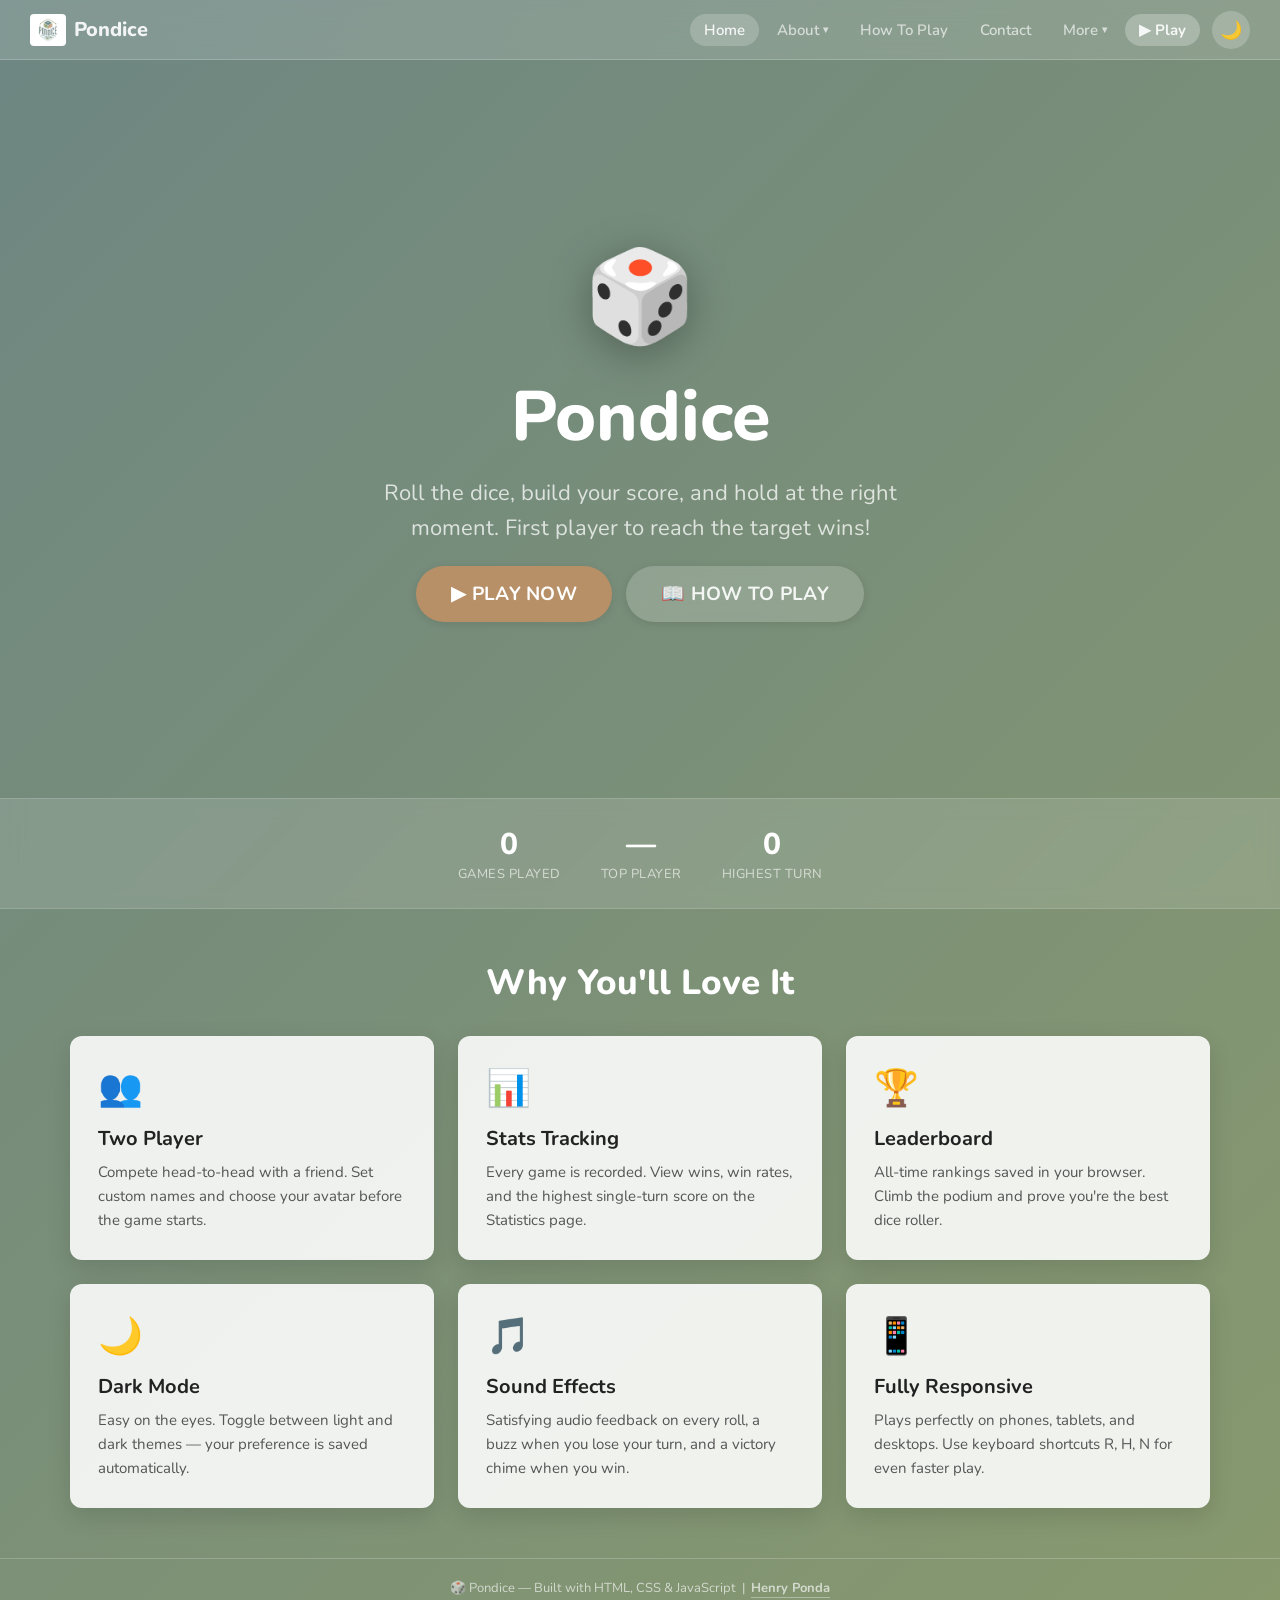
<file: index.html>
<!DOCTYPE html>
<html lang="en">
<head>
  <meta charset="UTF-8" />
  <meta name="viewport" content="width=device-width, initial-scale=1.0" />
  <link rel="icon" href="/assets/images/favicon.jpeg" type="image/jpeg" />
  <link rel="apple-touch-icon" href="/assets/images/favicon.jpeg" />
  <link rel="stylesheet" href="/assets/css/shared.css" />
  <title>Pondice — Roll. Hold. Win.</title>
  <!-- SEO -->
  <meta name="description" content="Pondice is a fun two-player dice game built with HTML, CSS, and JavaScript. Roll the dice, build your score, and be the first to reach the target." />
  <meta name="keywords" content="pondice, dice game, two player game, pig dice, browser game, HTML CSS JavaScript, Henry Ponda" />
  <meta name="author" content="Henry Ponda" />
  <meta name="robots" content="index, follow" />
  <meta name="theme-color" content="#6D8682" />
  <link rel="canonical" href="https://pondice.ferndril.com/" />

  <!-- Open Graph -->
  <meta property="og:type" content="website" />
  <meta property="og:site_name" content="Pondice" />
  <meta property="og:title" content="Pondice — Roll. Hold. Win." />
  <meta property="og:description" content="Pondice is a fun two-player dice game built with HTML, CSS, and JavaScript. Roll the dice, build your score, and be the first to reach the target." />
  <meta property="og:url" content="https://pondice.ferndril.com/" />
  <meta property="og:image" content="https://pondice.ferndril.com/assets/images/logo.png" />

  <!-- Twitter Card -->
  <meta name="twitter:card" content="summary" />
  <meta name="twitter:title" content="Pondice — Roll. Hold. Win." />
  <meta name="twitter:description" content="Pondice is a fun two-player dice game built with HTML, CSS, and JavaScript. Roll the dice, build your score, and be the first to reach the target." />
  <meta name="twitter:image" content="https://pondice.ferndril.com/assets/images/logo.png" />
  <!-- JSON-LD Structured Data -->
  <script type="application/ld+json">
  {
    "@context": "https://schema.org",
    "@type": "WebApplication",
    "name": "Pondice",
    "url": "https://pondice.ferndril.com",
    "description": "A fun two-player dice game built with HTML, CSS, and JavaScript.",
    "applicationCategory": "GameApplication",
    "operatingSystem": "Any",
    "author": {
      "@type": "Person",
      "name": "Henry Ponda",
      "url": "https://pondice.ferndril.com/about/"
    },
    "offers": {
      "@type": "Offer",
      "price": "0",
      "priceCurrency": "USD"
    }
  }
  </script>
  <style>
    /* ===== HOME PAGE STYLES ===== */
    .hero {
      min-height: 82vh;
      display: flex;
      flex-direction: column;
      align-items: center;
      justify-content: center;
      text-align: center;
      gap: 2rem;
      padding: 4rem 2rem;
    }

    .hero__dice {
      font-size: clamp(6rem, 10vw, 9rem);
      animation: diceSpin 6s ease-in-out infinite;
      display: block;
      filter: drop-shadow(0 8px 20px rgba(0,0,0,0.3));
    }

    @keyframes diceSpin {
      0%, 100% { transform: rotate(0deg) scale(1); }
      20% { transform: rotate(-15deg) scale(1.05); }
      40% { transform: rotate(15deg) scale(1.08); }
      60% { transform: rotate(-8deg) scale(1.05); }
      80% { transform: rotate(0deg) scale(1); }
    }

    .hero__title {
      font-size: clamp(3.5rem, 7vw, 7rem);
      font-weight: 800;
      color: #fff;
      line-height: 1.1;
    }

    .hero__tagline {
      font-size: clamp(1.6rem, 2.5vw, 2.2rem);
      color: rgba(255,255,255,0.75);
      max-width: 55rem;
      line-height: 1.6;
    }

    .hero__ctas {
      display: flex;
      gap: 1.4rem;
      flex-wrap: wrap;
      justify-content: center;
    }

    /* Features section */
    .features {
      padding: 5rem 3rem;
      max-width: 120rem;
      margin: 0 auto;
    }

    .features__heading {
      text-align: center;
      font-size: clamp(2.4rem, 4vw, 3.5rem);
      font-weight: 800;
      color: #fff;
      margin-bottom: 3rem;
    }

    /* Stats strip */
    .stats-strip {
      background: rgba(255,255,255,0.12);
      backdrop-filter: blur(10px);
      border-top: 1px solid rgba(255,255,255,0.15);
      border-bottom: 1px solid rgba(255,255,255,0.15);
      padding: 2.5rem 3rem;
      display: flex;
      justify-content: center;
      gap: 4rem;
      flex-wrap: wrap;
    }

    .stats-strip__item {
      text-align: center;
    }

    .stats-strip__value {
      font-size: 3rem;
      font-weight: 800;
      color: #fff;
      display: block;
    }

    .stats-strip__label {
      font-size: 1.3rem;
      color: rgba(255,255,255,0.65);
      text-transform: uppercase;
      letter-spacing: 0.5px;
    }

    @media (max-width: 600px) {
      .features { padding: 3rem 1.5rem; }
      .stats-strip { gap: 2.5rem; padding: 2rem 1.5rem; }
    }
  </style>
</head>
<body data-theme="light">

  <!-- Navigation -->
  <nav class="nav">
    <a href="/" class="nav__logo">
      <img src="/assets/images/logo.png" alt="Pondice logo" class="nav__logo-img" />
      Pondice
    </a>
    <input type="checkbox" id="navToggle" class="nav__toggle" aria-label="Toggle menu" />
    <label for="navToggle" class="nav__toggle-label" aria-hidden="true">
      <span></span><span></span><span></span>
    </label>
    <div class="nav__links">
      <a href="/" class="nav__link" aria-current="page">Home</a>

      <div class="nav__dropdown">
        <a href="#" class="nav__link nav__dropdown-toggle" aria-haspopup="true">
          About <span class="nav__chevron">▾</span>
        </a>
        <div class="nav__dropdown-menu" role="menu">
          <a href="/project/" class="nav__dropdown-link">📖 The Project</a>
          <a href="/about/" class="nav__dropdown-link">👤 The Developer</a>
        </div>
      </div>

      <a href="/rules/" class="nav__link">How To Play</a>
      <a href="/contact/" class="nav__link">Contact</a>
      <div class="nav__dropdown">
        <a href="#" class="nav__link nav__dropdown-toggle" aria-haspopup="true">
          More <span class="nav__chevron">▾</span>
        </a>
        <div class="nav__dropdown-menu" role="menu">
          <a href="/statistics/" class="nav__dropdown-link">📊 Statistics</a>
          <a href="/leaderboard/" class="nav__dropdown-link">🏆 Leaderboard</a>
          <a href="/settings/" class="nav__dropdown-link">⚙️ Settings</a>
        </div>
      </div>
      <a href="/game/" class="nav__link nav__link--play">▶ Play</a>
      <button class="nav__theme-btn" id="btnTheme" aria-label="Toggle dark mode">🌙</button>
    </div>
  </nav>

  <!-- Hero Section -->
  <section class="hero">
    <span class="hero__dice" aria-hidden="true">🎲</span>
    <h1 class="hero__title">Pondice</h1>
    <p class="hero__tagline">
      Roll the dice, build your score, and hold at the right moment.
      First player to reach the target wins!
    </p>
    <div class="hero__ctas">
      <a href="/game/" class="btn btn--primary btn--lg">▶ Play Now</a>
      <a href="/rules/" class="btn btn--ghost btn--lg">📖 How to Play</a>
    </div>
  </section>

  <!-- Live Stats Strip -->
  <div class="stats-strip" id="statsStrip">
    <div class="stats-strip__item">
      <span class="stats-strip__value" id="stripGames">0</span>
      <span class="stats-strip__label">Games Played</span>
    </div>
    <div class="stats-strip__item">
      <span class="stats-strip__value" id="stripTopPlayer">—</span>
      <span class="stats-strip__label">Top Player</span>
    </div>
    <div class="stats-strip__item">
      <span class="stats-strip__value" id="stripHighScore">0</span>
      <span class="stats-strip__label">Highest Turn</span>
    </div>
  </div>

  <!-- Features Grid -->
  <section class="features">
    <h2 class="features__heading">Why You'll Love It</h2>
    <div class="grid-3">
      <div class="card">
        <span class="card__icon">👥</span>
        <h3 class="card__title">Two Player</h3>
        <p class="card__text">Compete head-to-head with a friend. Set custom names and choose your avatar before the game starts.</p>
      </div>
      <div class="card">
        <span class="card__icon">📊</span>
        <h3 class="card__title">Stats Tracking</h3>
        <p class="card__text">Every game is recorded. View wins, win rates, and the highest single-turn score on the Statistics page.</p>
      </div>
      <div class="card">
        <span class="card__icon">🏆</span>
        <h3 class="card__title">Leaderboard</h3>
        <p class="card__text">All-time rankings saved in your browser. Climb the podium and prove you're the best dice roller.</p>
      </div>
      <div class="card">
        <span class="card__icon">🌙</span>
        <h3 class="card__title">Dark Mode</h3>
        <p class="card__text">Easy on the eyes. Toggle between light and dark themes — your preference is saved automatically.</p>
      </div>
      <div class="card">
        <span class="card__icon">🎵</span>
        <h3 class="card__title">Sound Effects</h3>
        <p class="card__text">Satisfying audio feedback on every roll, a buzz when you lose your turn, and a victory chime when you win.</p>
      </div>
      <div class="card">
        <span class="card__icon">📱</span>
        <h3 class="card__title">Fully Responsive</h3>
        <p class="card__text">Plays perfectly on phones, tablets, and desktops. Use keyboard shortcuts R, H, N for even faster play.</p>
      </div>
    </div>
  </section>

  <!-- Footer -->
  <footer class="footer">🎲 Pondice &mdash; Built with HTML, CSS &amp; JavaScript &nbsp;|&nbsp; <a href="https://www.instagram.com/pondaszn" target="_blank" rel="noopener noreferrer" class="footer__link">Henry Ponda</a></footer>

  <script src="/assets/js/storage.js"></script>
  <script src="/assets/js/theme.js"></script>
  <script>
    // Populate live stats strip from localStorage
    const stats = getStats();
    const lb = getLeaderboard();
    document.getElementById('stripGames').textContent = stats.gamesPlayed;
    document.getElementById('stripHighScore').textContent = stats.highestTurn;
    document.getElementById('stripTopPlayer').textContent =
      lb.length > 0 ? lb[0].name : '—';
  </script>
</body>
</html>
</file>
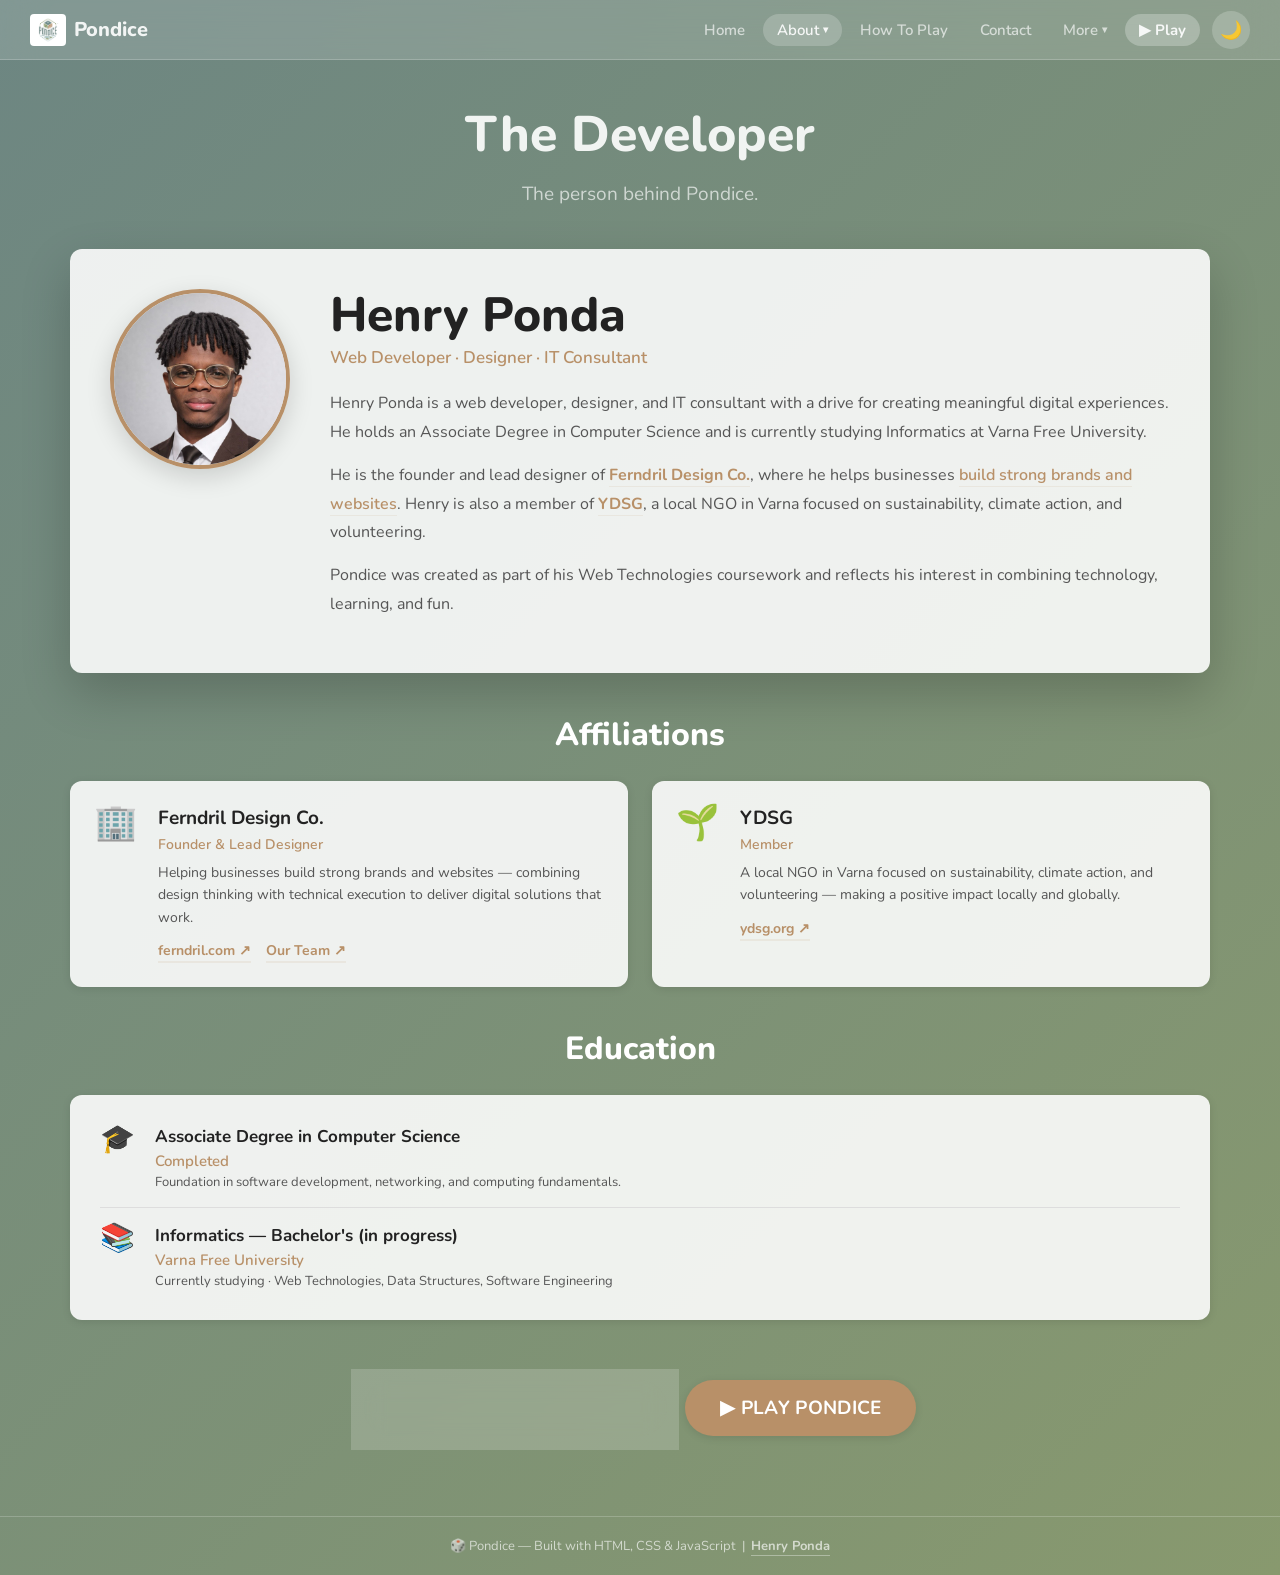
<file: about/index.html>
<!doctype html>
<html lang="en">
  <head>
    <meta charset="UTF-8" />
    <meta name="viewport" content="width=device-width, initial-scale=1.0" />
    <link rel="icon" href="/assets/images/favicon.jpeg" type="image/jpeg" />
    <link rel="apple-touch-icon" href="/assets/images/favicon.jpeg" />
    <link rel="stylesheet" href="/assets/css/shared.css" />
    <title>The Developer — Pondice</title>
    <!-- SEO -->
    <meta
      name="description"
      content="Meet Henry Ponda — web developer, designer, and IT consultant. Founder of Ferndril Design Co. and member of YDSG, studying Informatics at Varna Free University."
    />
    <meta
      name="keywords"
      content="Henry Ponda, web developer, Ferndril Design Co, YDSG, Varna Free University, IT consultant"
    />
    <meta name="author" content="Henry Ponda" />
    <meta name="robots" content="index, follow" />
    <meta name="theme-color" content="#6D8682" />
    <link rel="canonical" href="https://pondice.ferndril.com/about/" />

    <!-- Open Graph -->
    <meta property="og:type" content="profile" />
    <meta property="og:site_name" content="Pondice" />
    <meta
      property="og:title"
      content="Henry Ponda — Web Developer & Designer"
    />
    <meta
      property="og:description"
      content="Meet Henry Ponda — web developer, designer, and IT consultant. Founder of Ferndril Design Co. and member of YDSG, studying Informatics at Varna Free University."
    />
    <meta property="og:url" content="https://pondice.ferndril.com/about/" />
    <meta
      property="og:image"
      content="https://pondice.ferndril.com/assets/images/logo.png"
    />

    <!-- Twitter Card -->
    <meta name="twitter:card" content="summary" />
    <meta
      name="twitter:title"
      content="Henry Ponda — Web Developer & Designer"
    />
    <meta
      name="twitter:description"
      content="Meet Henry Ponda — web developer, designer, and IT consultant. Founder of Ferndril Design Co. and member of YDSG, studying Informatics at Varna Free University."
    />
    <meta
      name="twitter:image"
      content="https://pondice.ferndril.com/assets/images/logo.png"
    />
    <style>
      .dev-hero {
        background: var(--card-bg);
        border-radius: var(--radius-md);
        padding: 4rem;
        box-shadow: var(--shadow-lg);
        margin-bottom: 4rem;
        display: grid;
        grid-template-columns: auto 1fr;
        gap: 4rem;
        align-items: start;
      }

      .dev-hero__photo-col {
        display: flex;
        flex-direction: column;
        align-items: center;
        gap: 1.6rem;
      }

      .dev-hero__photo {
        width: 18rem;
        height: 18rem;
        border-radius: 50%;
        object-fit: cover;
        box-shadow: 0 8px 24px rgba(0, 0, 0, 0.15);
        border: 4px solid var(--accent);
      }

      .dev-hero__photo-placeholder {
        width: 18rem;
        height: 18rem;
        border-radius: 50%;
        background: var(--accent-light);
        display: none;
        align-items: center;
        justify-content: center;
        font-size: 7rem;
        border: 4px solid var(--accent);
      }

      .dev-hero__name {
        font-size: clamp(3rem, 5vw, 4.8rem);
        font-weight: 800;
        color: var(--text-primary);
        margin-bottom: 0.4rem;
        line-height: 1.1;
      }

      .dev-hero__title {
        font-size: 1.7rem;
        color: var(--accent);
        font-weight: 600;
        margin-bottom: 2rem;
      }

      .dev-hero__bio {
        font-size: 1.6rem;
        color: var(--text-secondary);
        line-height: 1.8;
        margin-bottom: 1.4rem;
      }

      .dev-hero__bio a {
        color: var(--accent);
        font-weight: 600;
        border-bottom: 1px solid var(--accent-light);
        transition: border-color 0.2s;
      }

      .dev-hero__bio a:hover {
        border-color: var(--accent);
      }

      .affiliation-card {
        background: var(--card-bg);
        border-radius: var(--radius-md);
        padding: 2.4rem;
        box-shadow: var(--shadow-sm);
        display: flex;
        align-items: flex-start;
        gap: 2rem;
        transition:
          transform 0.2s,
          box-shadow 0.2s;
      }

      .affiliation-card:hover {
        transform: translateY(-3px);
        box-shadow: var(--shadow-md);
      }

      .affiliation-card__icon {
        font-size: 3.5rem;
        flex-shrink: 0;
        line-height: 1;
      }
      .affiliation-card__name {
        font-size: 1.9rem;
        font-weight: 700;
        color: var(--text-primary);
        margin-bottom: 0.4rem;
      }
      .affiliation-card__role {
        font-size: 1.4rem;
        font-weight: 600;
        color: var(--accent);
        margin-bottom: 0.8rem;
      }
      .affiliation-card__text {
        font-size: 1.4rem;
        color: var(--text-secondary);
        line-height: 1.6;
        margin-bottom: 1.2rem;
      }

      .affiliation-card__link {
        font-size: 1.4rem;
        font-weight: 700;
        color: var(--accent);
        border-bottom: 2px solid var(--accent-light);
        padding-bottom: 1px;
        transition: border-color 0.2s;
        display: inline-flex;
        align-items: center;
        gap: 0.3rem;
        margin-right: 1.2rem;
      }
      .affiliation-card__link:hover {
        border-color: var(--accent);
      }

      .edu-card {
        background: var(--card-bg);
        border-radius: var(--radius-md);
        padding: 3rem;
        box-shadow: var(--shadow-sm);
      }

      .edu-item {
        display: flex;
        align-items: flex-start;
        gap: 2rem;
        padding: 1.6rem 0;
        border-bottom: 1px solid var(--input-border);
      }
      .edu-item:last-child {
        border-bottom: none;
        padding-bottom: 0;
      }
      .edu-item:first-child {
        padding-top: 0;
      }

      .edu-item__icon {
        font-size: 2.8rem;
        flex-shrink: 0;
        line-height: 1;
      }
      .edu-item__degree {
        font-size: 1.7rem;
        font-weight: 700;
        color: var(--text-primary);
        margin-bottom: 0.3rem;
      }
      .edu-item__school {
        font-size: 1.5rem;
        color: var(--accent);
        font-weight: 600;
        margin-bottom: 0.2rem;
      }
      .edu-item__status {
        font-size: 1.3rem;
        color: var(--text-secondary);
      }

      @media (max-width: 900px) {
        .dev-hero {
          grid-template-columns: 1fr;
          text-align: center;
          padding: 3rem;
          gap: 2.5rem;
        }
        .dev-hero__photo-col {
          margin: 0 auto;
        }
        .dev-hero__photo,
        .dev-hero__photo-placeholder {
          width: 14rem;
          height: 14rem;
        }
      }

      @media (max-width: 600px) {
        .dev-hero {
          padding: 2rem;
        }
        .affiliation-card {
          flex-direction: column;
          gap: 1rem;
        }
      }
    </style>
  </head>
  <body data-theme="light">
    <nav class="nav">
      <a href="/" class="nav__logo">
        <img
          src="/assets/images/logo.png"
          alt="Pondice logo"
          class="nav__logo-img"
        />
        Pondice
      </a>
      <input
        type="checkbox"
        id="navToggle"
        class="nav__toggle"
        aria-label="Toggle menu"
      />
      <label for="navToggle" class="nav__toggle-label" aria-hidden="true">
        <span></span><span></span><span></span>
      </label>
      <div class="nav__links">
        <a href="/" class="nav__link">Home</a>

        <div class="nav__dropdown">
          <a
            href="#"
            class="nav__link nav__dropdown-toggle"
            aria-haspopup="true"
            aria-current="page"
          >
            About <span class="nav__chevron">▾</span>
          </a>
          <div class="nav__dropdown-menu" role="menu">
            <a href="/project/" class="nav__dropdown-link">📖 The Project</a>
            <a href="/about/" class="nav__dropdown-link" aria-current="page"
              >👤 The Developer</a
            >
          </div>
        </div>

        <a href="/rules/" class="nav__link">How To Play</a>
        <a href="/contact/" class="nav__link">Contact</a>
        <div class="nav__dropdown">
          <a
            href="#"
            class="nav__link nav__dropdown-toggle"
            aria-haspopup="true"
          >
            More <span class="nav__chevron">▾</span>
          </a>
          <div class="nav__dropdown-menu" role="menu">
            <a href="/statistics/" class="nav__dropdown-link">📊 Statistics</a>
            <a href="/leaderboard/" class="nav__dropdown-link"
              >🏆 Leaderboard</a
            >
            <a href="/settings/" class="nav__dropdown-link">⚙️ Settings</a>
          </div>
        </div>
        <a href="/game/" class="nav__link nav__link--play">▶ Play</a>
        <button
          class="nav__theme-btn"
          id="btnTheme"
          aria-label="Toggle dark mode"
        >
          🌙
        </button>
      </div>
    </nav>

    <div class="page-content">
      <header class="page-header">
        <h1 class="page-header__title">The Developer</h1>
        <p class="page-header__subtitle">The person behind Pondice.</p>
      </header>

      <div class="dev-hero">
        <div class="dev-hero__photo-col">
          <img
            src="/assets/images/henry.jpeg"
            alt="Portrait of Henry Ponda"
            class="dev-hero__photo"
            onerror="
              this.style.display = 'none';
              this.nextElementSibling.style.display = 'flex';
            "
          />
          <div class="dev-hero__photo-placeholder">👨‍💻</div>
        </div>
        <div>
          <h2 class="dev-hero__name">Henry Ponda</h2>
          <p class="dev-hero__title">
            Web Developer &middot; Designer &middot; IT Consultant
          </p>
          <p class="dev-hero__bio">
            Henry Ponda is a web developer, designer, and IT consultant with a
            drive for creating meaningful digital experiences. He holds an
            Associate Degree in Computer Science and is currently studying
            Informatics at Varna Free University.
          </p>
          <p class="dev-hero__bio">
            He is the founder and lead designer of
            <a href="https://ferndril.com" target="_blank" rel="noopener noreferrer"><strong>Ferndril Design Co.</strong></a>, where he helps businesses
            <a href="https://ferndril.com/our-team" target="_blank" rel="noopener noreferrer">build strong brands and websites</a>. Henry is also a member of
            <a href="https://ydsg.org" target="_blank" rel="noopener noreferrer"><strong>YDSG</strong></a>, a local NGO in Varna focused on
            sustainability, climate action, and volunteering.
          </p>
          <p class="dev-hero__bio">
            Pondice was created as part of his Web Technologies coursework and
            reflects his interest in combining technology, learning, and fun.
          </p>
        </div>
      </div>

      <h2
        style="
          font-size: clamp(2.4rem, 4vw, 3.2rem);
          font-weight: 800;
          color: #fff;
          margin-bottom: 2.5rem;
          text-align: center;
        "
      >
        Affiliations
      </h2>
      <div class="grid-2" style="margin-bottom: 4rem">
        <div class="affiliation-card">
          <div class="affiliation-card__icon">🏢</div>
          <div>
            <h3 class="affiliation-card__name">Ferndril Design Co.</h3>
            <p class="affiliation-card__role">Founder &amp; Lead Designer</p>
            <p class="affiliation-card__text">
              Helping businesses build strong brands and websites — combining
              design thinking with technical execution to deliver digital
              solutions that work.
            </p>
            <a
              href="https://ferndril.com"
              target="_blank"
              rel="noopener noreferrer"
              class="affiliation-card__link"
              >ferndril.com ↗</a
            >
            <a
              href="https://ferndril.com/our-team"
              target="_blank"
              rel="noopener noreferrer"
              class="affiliation-card__link"
              >Our Team ↗</a
            >
          </div>
        </div>

        <div class="affiliation-card">
          <div class="affiliation-card__icon">🌱</div>
          <div>
            <h3 class="affiliation-card__name">YDSG</h3>
            <p class="affiliation-card__role">Member</p>
            <p class="affiliation-card__text">
              A local NGO in Varna focused on sustainability, climate action,
              and volunteering — making a positive impact locally and globally.
            </p>
            <a
              href="https://ydsg.org"
              target="_blank"
              rel="noopener noreferrer"
              class="affiliation-card__link"
              >ydsg.org ↗</a
            >
          </div>
        </div>
      </div>

      <h2
        style="
          font-size: clamp(2.4rem, 4vw, 3.2rem);
          font-weight: 800;
          color: #fff;
          margin-bottom: 2.5rem;
          text-align: center;
        "
      >
        Education
      </h2>
      <div class="edu-card" style="margin-bottom: 4rem">
        <div class="edu-item">
          <div class="edu-item__icon">🎓</div>
          <div>
            <p class="edu-item__degree">Associate Degree in Computer Science</p>
            <p class="edu-item__school">Completed</p>
            <p class="edu-item__status">
              Foundation in software development, networking, and computing
              fundamentals.
            </p>
          </div>
        </div>
        <div class="edu-item">
          <div class="edu-item__icon">📚</div>
          <div>
            <p class="edu-item__degree">
              Informatics — Bachelor's (in progress)
            </p>
            <p class="edu-item__school">Varna Free University</p>
            <p class="edu-item__status">
              Currently studying · Web Technologies, Data Structures, Software
              Engineering
            </p>
          </div>
        </div>
      </div>

      <div style="text-align: center; padding: 2rem 0 4rem">
        <a
          href="/project/"
          class="btn btn--ghost btn--lg"
          style="margin-right: 1.6rem"
          >📖 About the Project</a
        >
        <a href="/game/" class="btn btn--primary btn--lg">▶ Play Pondice</a>
      </div>
    </div>

    <footer class="footer">🎲 Pondice &mdash; Built with HTML, CSS &amp; JavaScript &nbsp;|&nbsp; <a href="https://www.instagram.com/pondaszn" target="_blank" rel="noopener noreferrer" class="footer__link">Henry Ponda</a></footer>

    <script src="/assets/js/storage.js"></script>
    <script src="/assets/js/theme.js"></script>
  </body>
</html>
</file>
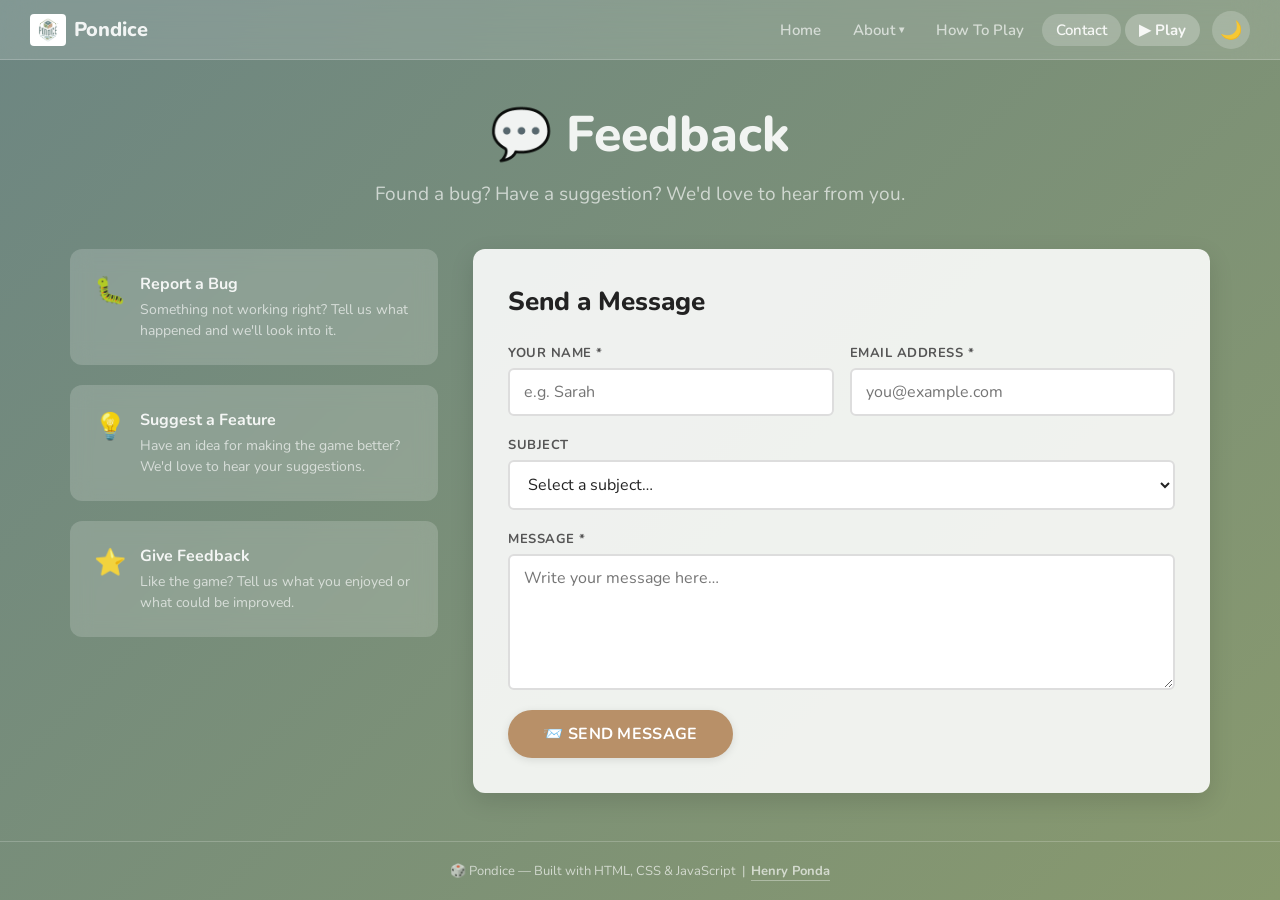
<file: contact/index.html>
<!doctype html>
<html lang="en">
  <head>
    <meta charset="UTF-8" />
    <meta name="viewport" content="width=device-width, initial-scale=1.0" />
  <link rel="icon" href="/assets/images/favicon.jpeg" type="image/jpeg" />
  <link rel="apple-touch-icon" href="/assets/images/favicon.jpeg" />
    <link rel="stylesheet" href="/assets/css/shared.css" />
    <title>Contact — Pondice</title>
  <!-- SEO -->
  <meta name="description" content="Send feedback, report a bug, or suggest a new feature for Pondice. We would love to hear from you." />
  <meta name="keywords" content="contact pondice, feedback, bug report, feature request" />
  <meta name="author" content="Henry Ponda" />
  <meta name="robots" content="index, follow" />
  <meta name="theme-color" content="#6D8682" />
  <link rel="canonical" href="https://pondice.ferndril.com/contact/" />

  <!-- Open Graph -->
  <meta property="og:type" content="website" />
  <meta property="og:site_name" content="Pondice" />
  <meta property="og:title" content="Contact — Pondice" />
  <meta property="og:description" content="Send feedback, report a bug, or suggest a new feature for Pondice. We would love to hear from you." />
  <meta property="og:url" content="https://pondice.ferndril.com/contact/" />
  <meta property="og:image" content="https://pondice.ferndril.com/assets/images/logo.png" />

  <!-- Twitter Card -->
  <meta name="twitter:card" content="summary" />
  <meta name="twitter:title" content="Contact — Pondice" />
  <meta name="twitter:description" content="Send feedback, report a bug, or suggest a new feature for Pondice. We would love to hear from you." />
  <meta name="twitter:image" content="https://pondice.ferndril.com/assets/images/logo.png" />
    <style>
      .contact-layout {
        display: grid;
        grid-template-columns: 1fr 2fr;
        gap: 3.5rem;
        align-items: start;
      }

      .contact-info {
        display: flex;
        flex-direction: column;
        gap: 2rem;
      }

      .contact-info-card {
        background: rgba(255, 255, 255, 0.18);
        backdrop-filter: blur(10px);
        border-radius: var(--radius-md);
        padding: 2.4rem;
        color: var(--text-light);
        display: flex;
        align-items: flex-start;
        gap: 1.4rem;
      }

      .contact-info-card__icon {
        font-size: 2.6rem;
        flex-shrink: 0;
      }
      .contact-info-card__title {
        font-size: 1.6rem;
        font-weight: 700;
        margin-bottom: 0.4rem;
      }
      .contact-info-card__text {
        font-size: 1.4rem;
        color: var(--text-light-muted);
        line-height: 1.5;
      }

      .form-card {
        background: var(--card-bg);
        border-radius: var(--radius-md);
        padding: 3.5rem;
        box-shadow: var(--shadow-md);
      }

      .form-card__title {
        font-size: 2.6rem;
        font-weight: 800;
        color: var(--text-primary);
        margin-bottom: 2.5rem;
      }

      .form-fields {
        display: flex;
        flex-direction: column;
        gap: 2rem;
      }

      .form-row {
        display: grid;
        grid-template-columns: 1fr 1fr;
        gap: 1.6rem;
      }

      /* Success message */
      .success-card {
        text-align: center;
        padding: 4rem;
        animation: successPop 0.4s ease;
      }

      .success-card__icon {
        font-size: 6rem;
        display: block;
        margin-bottom: 1.6rem;
      }
      .success-card__title {
        font-size: 2.8rem;
        font-weight: 800;
        color: var(--text-primary);
        margin-bottom: 1rem;
      }
      .success-card__text {
        font-size: 1.6rem;
        color: var(--text-secondary);
        margin-bottom: 2.5rem;
        line-height: 1.6;
      }

      @keyframes successPop {
        from {
          opacity: 0;
          transform: scale(0.9);
        }
        to {
          opacity: 1;
          transform: scale(1);
        }
      }

      @media (max-width: 900px) {
        .contact-layout {
          grid-template-columns: 1fr;
        }
      }

      @media (max-width: 600px) {
        .form-row {
          grid-template-columns: 1fr;
        }
        .form-card {
          padding: 2.5rem 2rem;
        }
      }
    </style>
  </head>
  <body data-theme="light">
        <nav class="nav">
      <a href="/" class="nav__logo">
        <img src="/assets/images/logo.png" alt="Pondice logo" class="nav__logo-img" />
        Pondice
      </a>
      <input type="checkbox" id="navToggle" class="nav__toggle" aria-label="Toggle menu" />
      <label for="navToggle" class="nav__toggle-label" aria-hidden="true">
        <span></span><span></span><span></span>
      </label>
      <div class="nav__links">
        <a href="/" class="nav__link">Home</a>

        <div class="nav__dropdown">
          <a href="#" class="nav__link nav__dropdown-toggle" aria-haspopup="true">
            About <span class="nav__chevron">▾</span>
          </a>
          <div class="nav__dropdown-menu" role="menu">
            <a href="/project/" class="nav__dropdown-link">📖 The Project</a>
            <a href="/about/" class="nav__dropdown-link">👤 The Developer</a>
          </div>
        </div>

        <a href="/rules/" class="nav__link">How To Play</a>
        <a href="/contact/" class="nav__link" aria-current="page">Contact</a>
        <a href="/game/" class="nav__link nav__link--play">▶ Play</a>
        <button class="nav__theme-btn" id="btnTheme" aria-label="Toggle dark mode">🌙</button>
      </div>
    </nav>

    <div class="page-content">
      <header class="page-header">
        <h1 class="page-header__title">💬 Feedback</h1>
        <p class="page-header__subtitle">
          Found a bug? Have a suggestion? We'd love to hear from you.
        </p>
      </header>

      <div class="contact-layout">
        <!-- Info sidebar -->
        <div class="contact-info">
          <div class="contact-info-card">
            <div class="contact-info-card__icon">🐛</div>
            <div>
              <p class="contact-info-card__title">Report a Bug</p>
              <p class="contact-info-card__text">
                Something not working right? Tell us what happened and we'll
                look into it.
              </p>
            </div>
          </div>
          <div class="contact-info-card">
            <div class="contact-info-card__icon">💡</div>
            <div>
              <p class="contact-info-card__title">Suggest a Feature</p>
              <p class="contact-info-card__text">
                Have an idea for making the game better? We'd love to hear your
                suggestions.
              </p>
            </div>
          </div>
          <div class="contact-info-card">
            <div class="contact-info-card__icon">⭐</div>
            <div>
              <p class="contact-info-card__title">Give Feedback</p>
              <p class="contact-info-card__text">
                Like the game? Tell us what you enjoyed or what could be
                improved.
              </p>
            </div>
          </div>
        </div>

        <!-- Form -->
        <div class="form-card" id="formCard">
          <h2 class="form-card__title">Send a Message</h2>

          <form id="contactForm" novalidate>
            <div class="form-fields">
              <div class="form-row">
                <div class="form-group">
                  <label class="form-label" for="fieldName">Your Name *</label>
                  <input
                    class="form-input"
                    type="text"
                    id="fieldName"
                    placeholder="e.g. Sarah"
                    required
                    minlength="2"
                  />
                </div>
                <div class="form-group">
                  <label class="form-label" for="fieldEmail"
                    >Email Address *</label
                  >
                  <input
                    class="form-input"
                    type="email"
                    id="fieldEmail"
                    placeholder="you@example.com"
                    required
                  />
                </div>
              </div>

              <div class="form-group">
                <label class="form-label" for="fieldSubject">Subject</label>
                <select class="form-select" id="fieldSubject">
                  <option value="">Select a subject…</option>
                  <option value="bug">🐛 Bug Report</option>
                  <option value="suggestion">💡 Suggestion</option>
                  <option value="compliment">⭐ Compliment</option>
                  <option value="other">💬 Other</option>
                </select>
              </div>

              <div class="form-group">
                <label class="form-label" for="fieldMessage">Message *</label>
                <textarea
                  class="form-textarea"
                  id="fieldMessage"
                  placeholder="Write your message here…"
                  required
                  minlength="10"
                  rows="5"
                ></textarea>
              </div>

              <button
                type="submit"
                class="btn btn--primary"
                style="align-self: flex-start; padding: 1.2rem 3.5rem"
              >
                📨 Send Message
              </button>
            </div>
          </form>
        </div>
      </div>
    </div>

    <footer class="footer">🎲 Pondice &mdash; Built with HTML, CSS &amp; JavaScript &nbsp;|&nbsp; <a href="https://www.instagram.com/pondaszn" target="_blank" rel="noopener noreferrer" class="footer__link">Henry Ponda</a></footer>

    <script src="/assets/js/storage.js"></script>
    <script src="/assets/js/theme.js"></script>
    <script>
      document
        .getElementById("contactForm")
        .addEventListener("submit", function (e) {
          e.preventDefault();

          const name = document.getElementById("fieldName").value.trim();
          const email = document.getElementById("fieldEmail").value.trim();
          const message = document.getElementById("fieldMessage").value.trim();

          // Simple validation
          if (!name || name.length < 2) {
            document.getElementById("fieldName").focus();
            return;
          }
          if (!email || !email.includes("@")) {
            document.getElementById("fieldEmail").focus();
            return;
          }
          if (!message || message.length < 10) {
            document.getElementById("fieldMessage").focus();
            return;
          }

          // Show success state
          const card = document.getElementById("formCard");
          card.innerHTML = `
        <div class="success-card">
          <span class="success-card__icon">🎉</span>
          <h2 class="success-card__title">Message Sent!</h2>
          <p class="success-card__text">
            Thanks, <strong>${name}</strong>! Your message has been received.<br>
            We'll get back to you at <strong>${email}</strong> soon.
          </p>
          <a href="/game/" class="btn btn--primary">▶ Go Play</a>
        </div>
      `;
        });
    </script>
  </body>
</html>
</file>
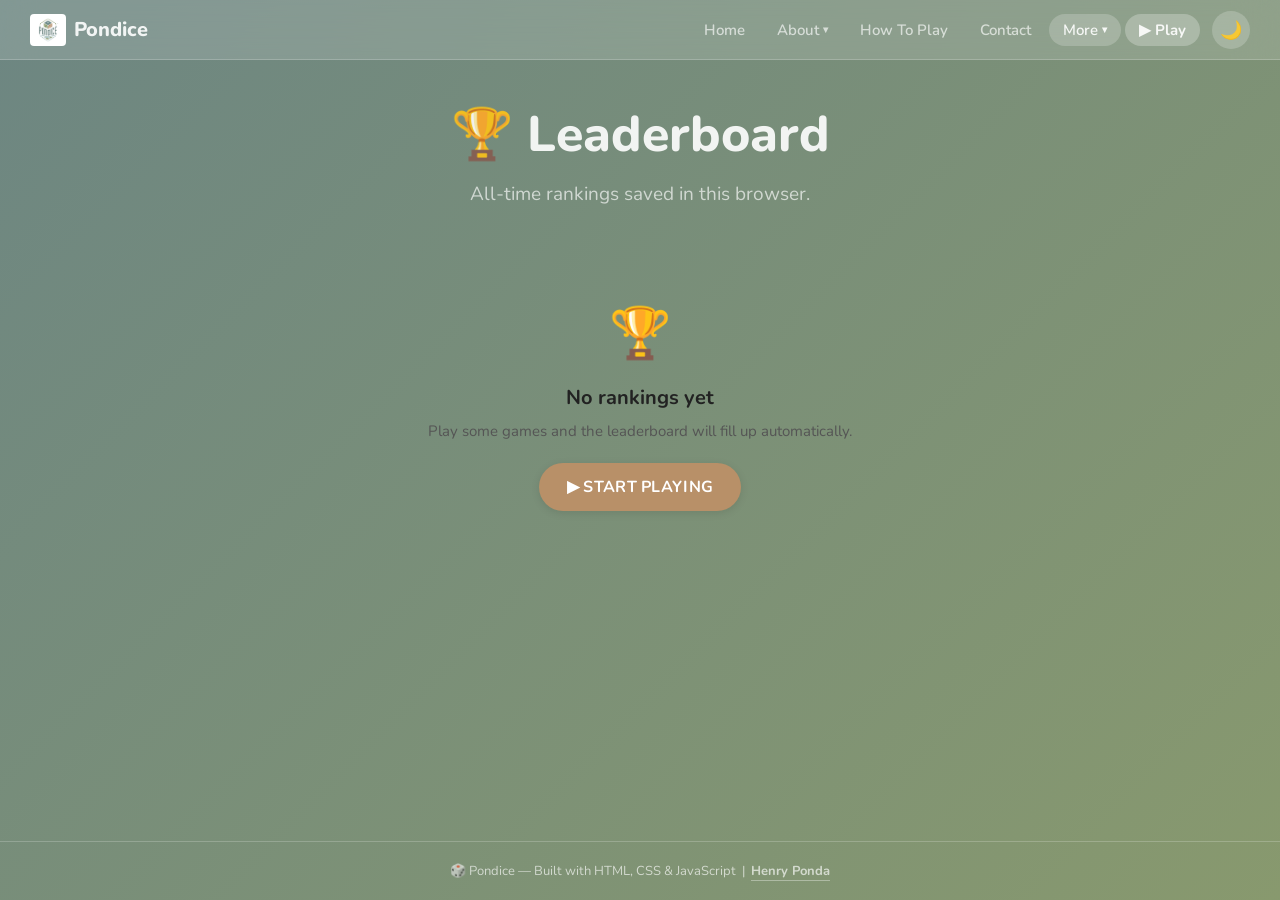
<file: leaderboard/index.html>
<!doctype html>
<html lang="en">
  <head>
    <meta charset="UTF-8" />
    <meta name="viewport" content="width=device-width, initial-scale=1.0" />
  <link rel="icon" href="/assets/images/favicon.jpeg" type="image/jpeg" />
  <link rel="apple-touch-icon" href="/assets/images/favicon.jpeg" />
    <link rel="stylesheet" href="/assets/css/shared.css" />
    <title>Leaderboard — Pondice</title>
  <!-- SEO -->
  <meta name="description" content="The Pondice all-time leaderboard — top players ranked by wins, games played, and win rate." />
  <meta name="keywords" content="pondice leaderboard, top players, dice game ranking" />
  <meta name="author" content="Henry Ponda" />
  <meta name="robots" content="noindex, nofollow" />
  <meta name="theme-color" content="#6D8682" />
  <link rel="canonical" href="https://pondice.ferndril.com/leaderboard/" />

  <!-- Open Graph -->
  <meta property="og:type" content="website" />
  <meta property="og:site_name" content="Pondice" />
  <meta property="og:title" content="Leaderboard — Pondice" />
  <meta property="og:description" content="The Pondice all-time leaderboard — top players ranked by wins, games played, and win rate." />
  <meta property="og:url" content="https://pondice.ferndril.com/leaderboard/" />
  <meta property="og:image" content="https://pondice.ferndril.com/assets/images/logo.png" />

  <!-- Twitter Card -->
  <meta name="twitter:card" content="summary" />
  <meta name="twitter:title" content="Leaderboard — Pondice" />
  <meta name="twitter:description" content="The Pondice all-time leaderboard — top players ranked by wins, games played, and win rate." />
  <meta name="twitter:image" content="https://pondice.ferndril.com/assets/images/logo.png" />
    <style>
      /* Podium */
      .podium {
        display: flex;
        align-items: flex-end;
        justify-content: center;
        gap: 1.5rem;
        margin-bottom: 5rem;
      }

      .podium-slot {
        display: flex;
        flex-direction: column;
        align-items: center;
        gap: 1rem;
      }

      .podium-slot__avatar {
        font-size: 3.6rem;
        line-height: 1;
      }
      .podium-slot__name {
        font-size: 1.6rem;
        font-weight: 700;
        color: #fff;
        text-align: center;
        max-width: 12rem;
        word-break: break-word;
      }

      .podium-slot__wins {
        font-size: 1.3rem;
        color: rgba(255, 255, 255, 0.7);
        text-align: center;
      }

      .podium-slot__block {
        width: 12rem;
        border-radius: 1rem 1rem 0 0;
        display: flex;
        align-items: center;
        justify-content: center;
        font-size: 4rem;
      }

      .podium-slot--1st .podium-slot__block {
        background: #ffd700;
        height: 14rem;
      }
      .podium-slot--2nd .podium-slot__block {
        background: #c0c0c0;
        height: 10rem;
      }
      .podium-slot--3rd .podium-slot__block {
        background: #cd7f32;
        height: 8rem;
      }

      .podium-slot--1st .podium-slot__name {
        font-size: 1.9rem;
      }

      /* Full table */
      .rank-badge {
        font-weight: 800;
        font-size: 1.6rem;
        color: var(--accent);
        min-width: 3.5rem;
      }

      @media (max-width: 600px) {
        .podium-slot__block {
          width: 9rem;
        }
        .podium-slot--1st .podium-slot__block {
          height: 10rem;
        }
        .podium-slot--2nd .podium-slot__block {
          height: 7rem;
        }
        .podium-slot--3rd .podium-slot__block {
          height: 5.5rem;
        }
      }
    </style>
  </head>
  <body data-theme="light">
        <nav class="nav">
      <a href="/" class="nav__logo">
        <img src="/assets/images/logo.png" alt="Pondice logo" class="nav__logo-img" />
        Pondice
      </a>
      <input type="checkbox" id="navToggle" class="nav__toggle" aria-label="Toggle menu" />
      <label for="navToggle" class="nav__toggle-label" aria-hidden="true">
        <span></span><span></span><span></span>
      </label>
      <div class="nav__links">
        <a href="/" class="nav__link">Home</a>

        <div class="nav__dropdown">
          <a href="#" class="nav__link nav__dropdown-toggle" aria-haspopup="true">
            About <span class="nav__chevron">▾</span>
          </a>
          <div class="nav__dropdown-menu" role="menu">
            <a href="/project/" class="nav__dropdown-link">📖 The Project</a>
            <a href="/about/" class="nav__dropdown-link">👤 The Developer</a>
          </div>
        </div>

        <a href="/rules/" class="nav__link">How To Play</a>
        <a href="/contact/" class="nav__link">Contact</a>
        <div class="nav__dropdown">
          <a href="#" class="nav__link nav__dropdown-toggle" aria-haspopup="true" aria-current="page">
            More <span class="nav__chevron">▾</span>
          </a>
          <div class="nav__dropdown-menu" role="menu">
            <a href="/statistics/" class="nav__dropdown-link">📊 Statistics</a>
            <a href="/leaderboard/" class="nav__dropdown-link" aria-current="page">🏆 Leaderboard</a>
            <a href="/settings/" class="nav__dropdown-link">⚙️ Settings</a>
          </div>
        </div>
        <a href="/game/" class="nav__link nav__link--play">▶ Play</a>
        <button class="nav__theme-btn" id="btnTheme" aria-label="Toggle dark mode">🌙</button>
      </div>
    </nav>

    <div class="page-content">
      <header class="page-header">
        <h1 class="page-header__title">🏆 Leaderboard</h1>
        <p class="page-header__subtitle">
          All-time rankings saved in this browser.
        </p>
      </header>

      <!-- Podium -->
      <div class="podium" id="podium"></div>

      <!-- Full Ranking Table -->
      <div class="card" id="tableCard">
        <h2
          style="
            font-size: 2rem;
            font-weight: 700;
            margin-bottom: 2rem;
            color: var(--text-primary);
          "
        >
          Full Rankings
        </h2>
        <div class="table-wrap">
          <table class="data-table">
            <thead>
              <tr>
                <th>Rank</th>
                <th>Player</th>
                <th>Wins</th>
                <th>Games</th>
                <th>Win Rate</th>
              </tr>
            </thead>
            <tbody id="lbTableBody"></tbody>
          </table>
        </div>
      </div>

      <!-- Empty state -->
      <div class="empty-state hidden" id="emptyState">
        <div class="empty-state__icon">🏆</div>
        <h2 class="empty-state__title">No rankings yet</h2>
        <p class="empty-state__text">
          Play some games and the leaderboard will fill up automatically.
        </p>
        <a href="/game/" class="btn btn--primary mt-2">▶ Start Playing</a>
      </div>
    </div>

    <footer class="footer">🎲 Pondice &mdash; Built with HTML, CSS &amp; JavaScript &nbsp;|&nbsp; <a href="https://www.instagram.com/pondaszn" target="_blank" rel="noopener noreferrer" class="footer__link">Henry Ponda</a></footer>

    <script src="/assets/js/storage.js"></script>
    <script src="/assets/js/theme.js"></script>
    <script src="/assets/js/leaderboard.js"></script>
  </body>
</html>
</file>
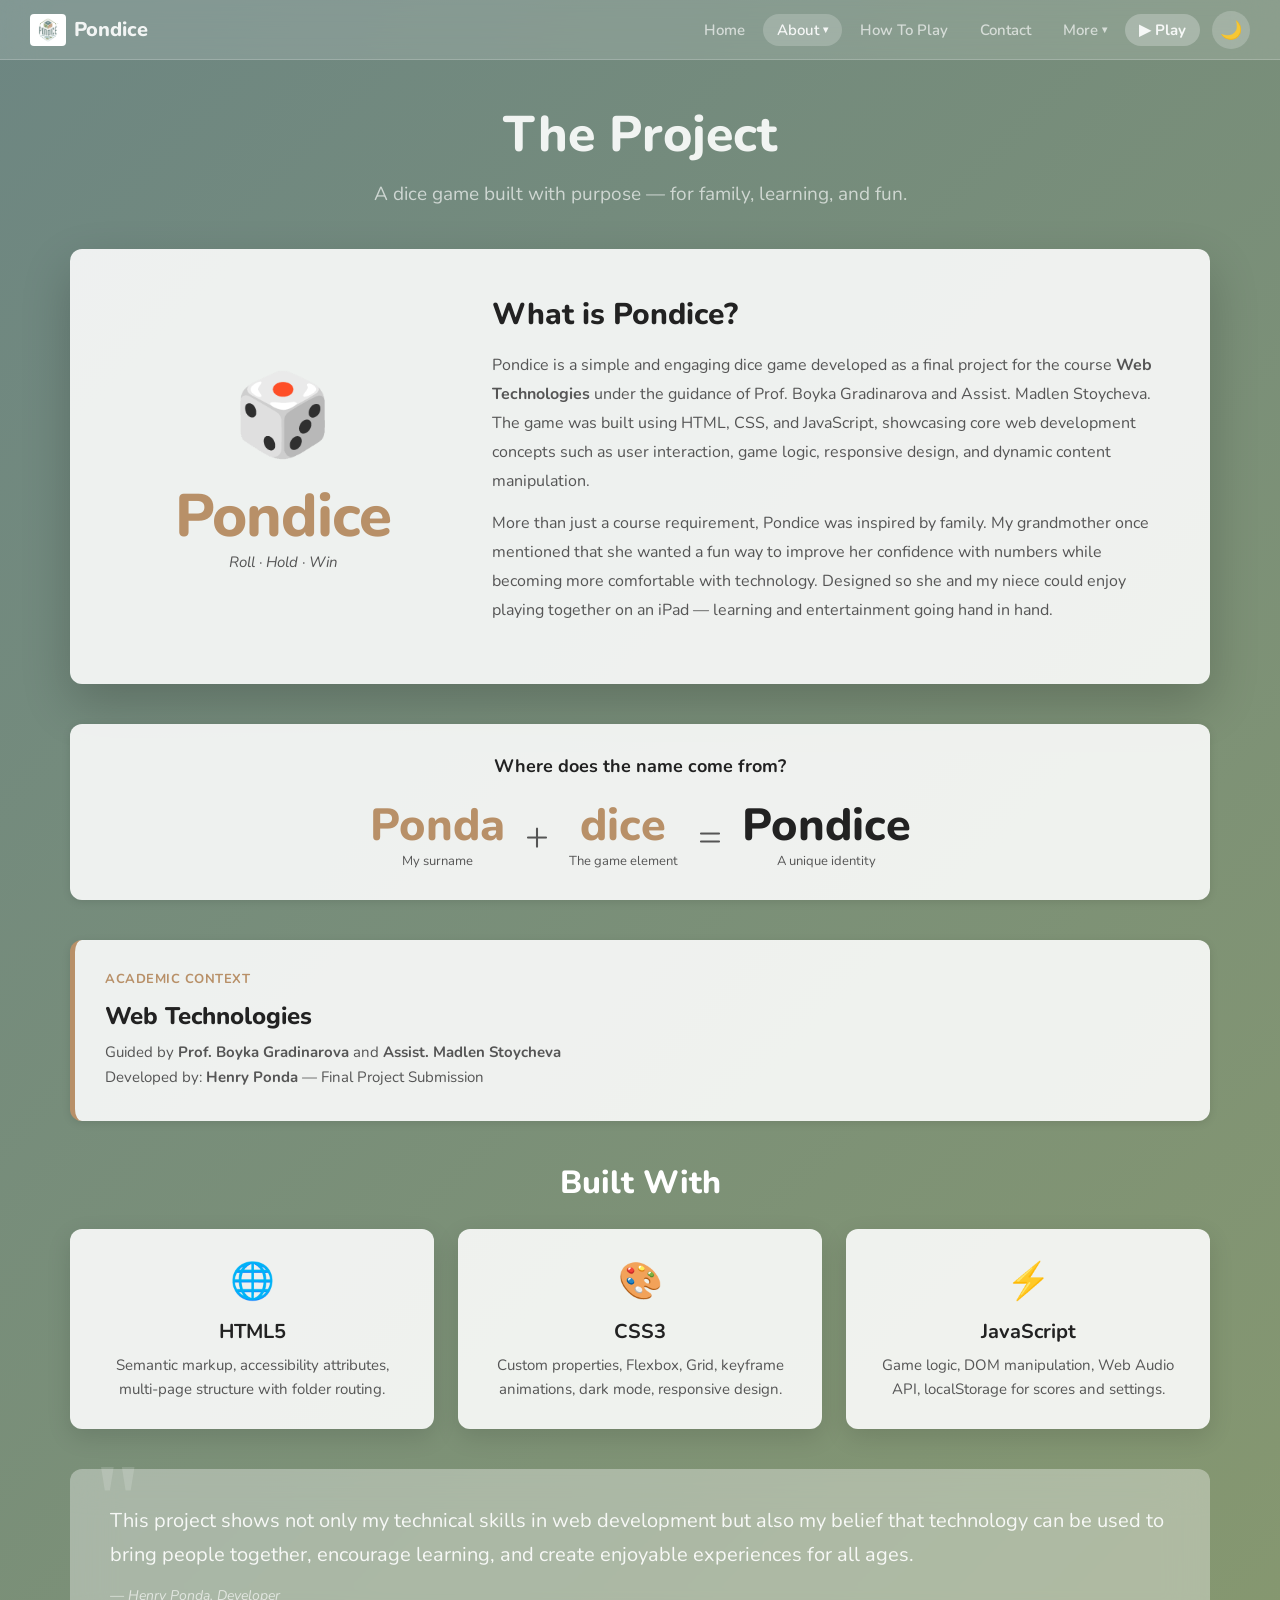
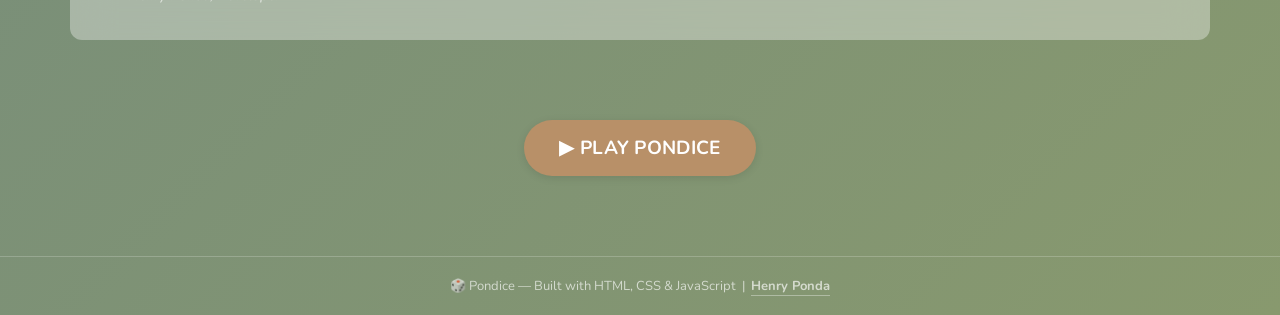
<file: project/index.html>
<!DOCTYPE html>
<html lang="en">
<head>
  <meta charset="UTF-8" />
  <meta name="viewport" content="width=device-width, initial-scale=1.0" />
  <link rel="icon" href="/assets/images/favicon.jpeg" type="image/jpeg" />
  <link rel="apple-touch-icon" href="/assets/images/favicon.jpeg" />
  <link rel="stylesheet" href="/assets/css/shared.css" />
  <title>The Project — Pondice</title>
  <!-- SEO -->
  <meta name="description" content="Pondice is a final Web Technologies project by Henry Ponda at Varna Free University — a dice game built for family, learning, and fun." />
  <meta name="keywords" content="pondice project, web technologies, Varna Free University, Henry Ponda, dice game project, school project" />
  <meta name="author" content="Henry Ponda" />
  <meta name="robots" content="index, follow" />
  <meta name="theme-color" content="#6D8682" />
  <link rel="canonical" href="https://pondice.ferndril.com/project/" />

  <!-- Open Graph -->
  <meta property="og:type" content="article" />
  <meta property="og:site_name" content="Pondice" />
  <meta property="og:title" content="The Project — Pondice" />
  <meta property="og:description" content="Pondice is a final Web Technologies project by Henry Ponda at Varna Free University — a dice game built for family, learning, and fun." />
  <meta property="og:url" content="https://pondice.ferndril.com/project/" />
  <meta property="og:image" content="https://pondice.ferndril.com/assets/images/logo.png" />

  <!-- Twitter Card -->
  <meta name="twitter:card" content="summary" />
  <meta name="twitter:title" content="The Project — Pondice" />
  <meta name="twitter:description" content="Pondice is a final Web Technologies project by Henry Ponda at Varna Free University — a dice game built for family, learning, and fun." />
  <meta name="twitter:image" content="https://pondice.ferndril.com/assets/images/logo.png" />
  <style>
    .project-hero {
      background: var(--card-bg);
      border-radius: var(--radius-md);
      padding: 4.5rem;
      box-shadow: var(--shadow-lg);
      margin-bottom: 4rem;
      display: grid;
      grid-template-columns: 1fr 2fr;
      gap: 4rem;
      align-items: center;
    }

    .project-hero__name-badge {
      text-align: center;
    }

    .project-hero__dice {
      font-size: 8rem;
      display: block;
      margin-bottom: 1.6rem;
      animation: dicePulse 3s ease-in-out infinite;
    }

    @keyframes dicePulse {
      0%, 100% { transform: scale(1) rotate(0deg); }
      50% { transform: scale(1.08) rotate(8deg); }
    }

    .project-hero__game-name {
      font-size: clamp(3.5rem, 6vw, 6rem);
      font-weight: 800;
      color: var(--accent);
      letter-spacing: -1px;
      line-height: 1;
      margin-bottom: 0.6rem;
    }

    .project-hero__tagline {
      font-size: 1.5rem;
      color: var(--text-secondary);
      font-style: italic;
    }

    .project-hero__body {}
    .project-hero__title {
      font-size: clamp(2.2rem, 3.5vw, 3rem);
      font-weight: 800;
      color: var(--text-primary);
      margin-bottom: 1.6rem;
    }

    .project-hero__text {
      font-size: 1.6rem;
      color: var(--text-secondary);
      line-height: 1.8;
      margin-bottom: 1.4rem;
    }

    /* Course info */
    .course-card {
      background: var(--card-bg);
      border-radius: var(--radius-md);
      padding: 3rem;
      box-shadow: var(--shadow-sm);
      margin-bottom: 4rem;
      border-left: 5px solid var(--accent);
    }

    .course-card__title {
      font-size: 1.3rem;
      font-weight: 700;
      text-transform: uppercase;
      letter-spacing: 0.5px;
      color: var(--accent);
      margin-bottom: 1.2rem;
    }

    .course-card__name {
      font-size: 2.4rem;
      font-weight: 800;
      color: var(--text-primary);
      margin-bottom: 0.8rem;
    }

    .course-card__meta {
      font-size: 1.5rem;
      color: var(--text-secondary);
      line-height: 1.7;
    }

    /* Quote highlight */
    .quote-block {
      background: var(--card-glass);
      backdrop-filter: blur(20px);
      border-radius: var(--radius-md);
      padding: 3.5rem 4rem;
      margin-bottom: 4rem;
      position: relative;
    }

    .quote-block::before {
      content: '"';
      font-size: 10rem;
      font-weight: 800;
      color: rgba(255,255,255,0.15);
      position: absolute;
      top: -2rem;
      left: 2rem;
      line-height: 1;
      font-family: Georgia, serif;
    }

    .quote-block__text {
      font-size: clamp(1.6rem, 2.5vw, 2rem);
      color: var(--text-light);
      line-height: 1.7;
      position: relative;
      z-index: 1;
    }

    .quote-block__author {
      font-size: 1.4rem;
      color: var(--text-light-muted);
      margin-top: 1.4rem;
      font-style: italic;
      position: relative;
      z-index: 1;
    }

    /* Name meaning */
    .name-breakdown {
      background: var(--card-bg);
      border-radius: var(--radius-md);
      padding: 3rem;
      box-shadow: var(--shadow-sm);
      margin-bottom: 4rem;
      text-align: center;
    }

    .name-breakdown__title {
      font-size: 1.8rem;
      font-weight: 700;
      color: var(--text-primary);
      margin-bottom: 2.5rem;
    }

    .name-formula {
      display: flex;
      align-items: center;
      justify-content: center;
      gap: 2rem;
      flex-wrap: wrap;
    }

    .name-part {
      text-align: center;
    }

    .name-part__word {
      font-size: clamp(2.8rem, 5vw, 4.5rem);
      font-weight: 800;
      color: var(--accent);
      line-height: 1;
      display: block;
    }

    .name-part__label {
      font-size: 1.3rem;
      color: var(--text-secondary);
      margin-top: 0.4rem;
    }

    .name-plus, .name-equals {
      font-size: clamp(2.5rem, 4vw, 4rem);
      font-weight: 300;
      color: var(--text-secondary);
    }

    .cta-section {
      text-align: center;
      padding: 4rem 2rem;
    }

    @media (max-width: 900px) {
      .project-hero {
        grid-template-columns: 1fr;
        text-align: center;
        padding: 3rem;
        gap: 2.5rem;
      }
    }

    @media (max-width: 600px) {
      .project-hero { padding: 2rem; }
      .quote-block { padding: 2.5rem 2rem; }
      .quote-block::before { font-size: 7rem; left: 1rem; top: -1rem; }
    }
  </style>
</head>
<body data-theme="light">

  <nav class="nav">
    <a href="/" class="nav__logo">
      <img src="/assets/images/logo.png" alt="Pondice logo" class="nav__logo-img" />
      Pondice
    </a>
    <input type="checkbox" id="navToggle" class="nav__toggle" aria-label="Toggle menu" />
    <label for="navToggle" class="nav__toggle-label" aria-hidden="true">
      <span></span><span></span><span></span>
    </label>
    <div class="nav__links">
      <a href="/" class="nav__link">Home</a>

      <div class="nav__dropdown">
        <a href="#" class="nav__link nav__dropdown-toggle" aria-haspopup="true" aria-current="page">
          About <span class="nav__chevron">▾</span>
        </a>
        <div class="nav__dropdown-menu" role="menu">
          <a href="/project/" class="nav__dropdown-link" aria-current="page">📖 The Project</a>
          <a href="/about/" class="nav__dropdown-link">👤 The Developer</a>
        </div>
      </div>

      <a href="/rules/" class="nav__link">How To Play</a>
      <a href="/contact/" class="nav__link">Contact</a>
      <div class="nav__dropdown">
        <a href="#" class="nav__link nav__dropdown-toggle" aria-haspopup="true">
          More <span class="nav__chevron">▾</span>
        </a>
        <div class="nav__dropdown-menu" role="menu">
          <a href="/statistics/" class="nav__dropdown-link">📊 Statistics</a>
          <a href="/leaderboard/" class="nav__dropdown-link">🏆 Leaderboard</a>
          <a href="/settings/" class="nav__dropdown-link">⚙️ Settings</a>
        </div>
      </div>
      <a href="/game/" class="nav__link nav__link--play">▶ Play</a>
      <button class="nav__theme-btn" id="btnTheme" aria-label="Toggle dark mode">🌙</button>
    </div>
  </nav>

  <div class="page-content">
    <header class="page-header">
      <h1 class="page-header__title">The Project</h1>
      <p class="page-header__subtitle">A dice game built with purpose — for family, learning, and fun.</p>
    </header>

    <!-- Hero intro -->
    <div class="project-hero">
      <div class="project-hero__name-badge">
        <span class="project-hero__dice" aria-hidden="true">🎲</span>
        <p class="project-hero__game-name">Pondice</p>
        <p class="project-hero__tagline">Roll · Hold · Win</p>
      </div>
      <div class="project-hero__body">
        <h2 class="project-hero__title">What is Pondice?</h2>
        <p class="project-hero__text">
          Pondice is a simple and engaging dice game developed as a final project for the course
          <strong>Web Technologies</strong> under the guidance of Prof. Boyka Gradinarova and
          Assist. Madlen Stoycheva. The game was built using HTML, CSS, and JavaScript, showcasing
          core web development concepts such as user interaction, game logic, responsive design,
          and dynamic content manipulation.
        </p>
        <p class="project-hero__text">
          More than just a course requirement, Pondice was inspired by family. My grandmother once
          mentioned that she wanted a fun way to improve her confidence with numbers while becoming
          more comfortable with technology. Designed so she and my niece could enjoy playing
          together on an iPad — learning and entertainment going hand in hand.
        </p>
      </div>
    </div>

    <!-- Name meaning -->
    <div class="name-breakdown">
      <h2 class="name-breakdown__title">Where does the name come from?</h2>
      <div class="name-formula">
        <div class="name-part">
          <span class="name-part__word">Ponda</span>
          <p class="name-part__label">My surname</p>
        </div>
        <span class="name-plus">+</span>
        <div class="name-part">
          <span class="name-part__word">dice</span>
          <p class="name-part__label">The game element</p>
        </div>
        <span class="name-equals">=</span>
        <div class="name-part">
          <span class="name-part__word" style="color: var(--text-primary);">Pondice</span>
          <p class="name-part__label">A unique identity</p>
        </div>
      </div>
    </div>

    <!-- Course Info -->
    <div class="course-card">
      <p class="course-card__title">Academic Context</p>
      <p class="course-card__name">Web Technologies</p>
      <p class="course-card__meta">
        Guided by <strong>Prof. Boyka Gradinarova</strong> and <strong>Assist. Madlen Stoycheva</strong><br />
        Developed by: <strong>Henry Ponda</strong> &mdash; Final Project Submission
      </p>
    </div>

    <!-- Technologies -->
    <h2 style="font-size: clamp(2.4rem,4vw,3.2rem); font-weight:800; color:#fff; margin-bottom:2.5rem; text-align:center;">
      Built With
    </h2>
    <div class="grid-3" style="margin-bottom: 4rem;">
      <div class="card" style="text-align:center;">
        <span class="card__icon">🌐</span>
        <h3 class="card__title">HTML5</h3>
        <p class="card__text">Semantic markup, accessibility attributes, multi-page structure with folder routing.</p>
      </div>
      <div class="card" style="text-align:center;">
        <span class="card__icon">🎨</span>
        <h3 class="card__title">CSS3</h3>
        <p class="card__text">Custom properties, Flexbox, Grid, keyframe animations, dark mode, responsive design.</p>
      </div>
      <div class="card" style="text-align:center;">
        <span class="card__icon">⚡</span>
        <h3 class="card__title">JavaScript</h3>
        <p class="card__text">Game logic, DOM manipulation, Web Audio API, localStorage for scores and settings.</p>
      </div>
    </div>

    <!-- Meaningful quote -->
    <div class="quote-block">
      <p class="quote-block__text">
        This project shows not only my technical skills in web development but also my belief
        that technology can be used to bring people together, encourage learning, and create
        enjoyable experiences for all ages.
      </p>
      <p class="quote-block__author">— Henry Ponda, Developer</p>
    </div>

    <!-- CTA -->
    <div class="cta-section">
      <a href="/game/" class="btn btn--primary btn--lg">▶ Play Pondice</a>
    </div>
  </div>

  <footer class="footer">🎲 Pondice &mdash; Built with HTML, CSS &amp; JavaScript &nbsp;|&nbsp; <a href="https://www.instagram.com/pondaszn" target="_blank" rel="noopener noreferrer" class="footer__link">Henry Ponda</a></footer>

  <script src="/assets/js/storage.js"></script>
  <script src="/assets/js/theme.js"></script>
</body>
</html>
</file>
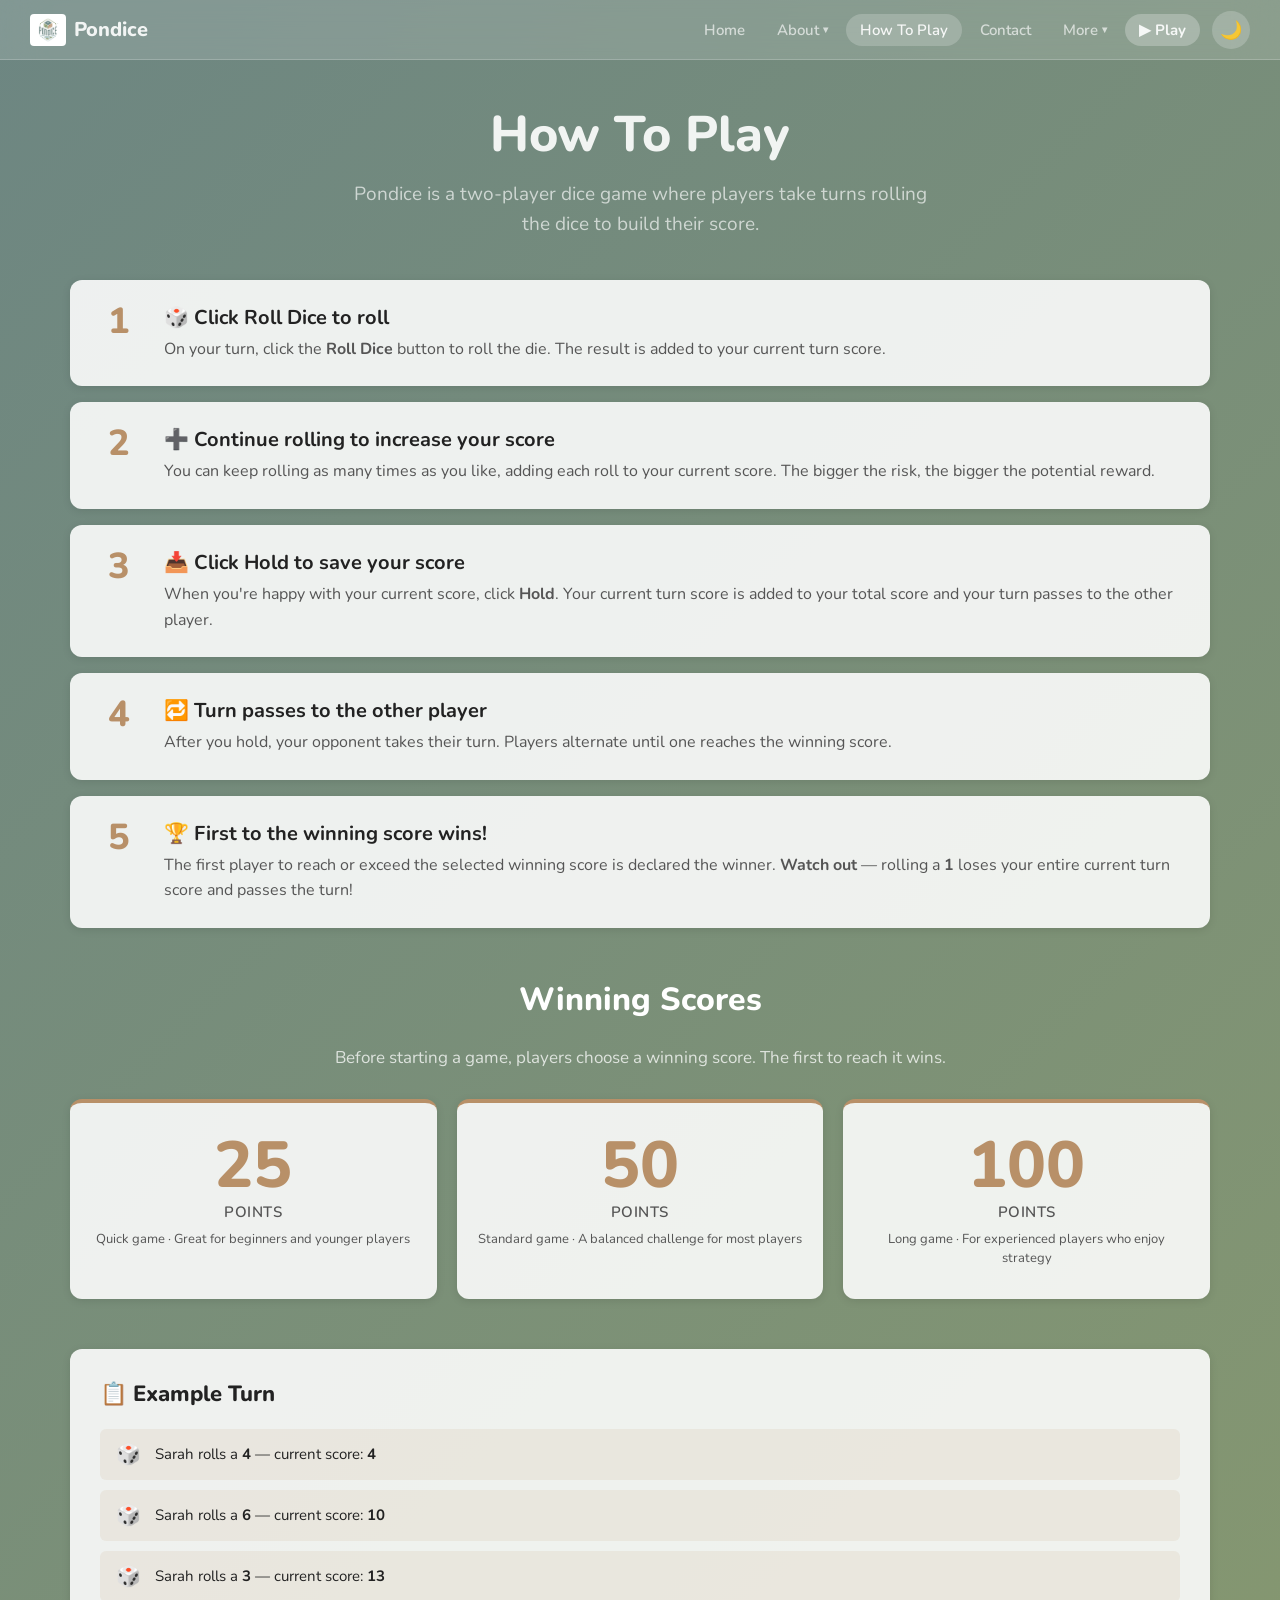
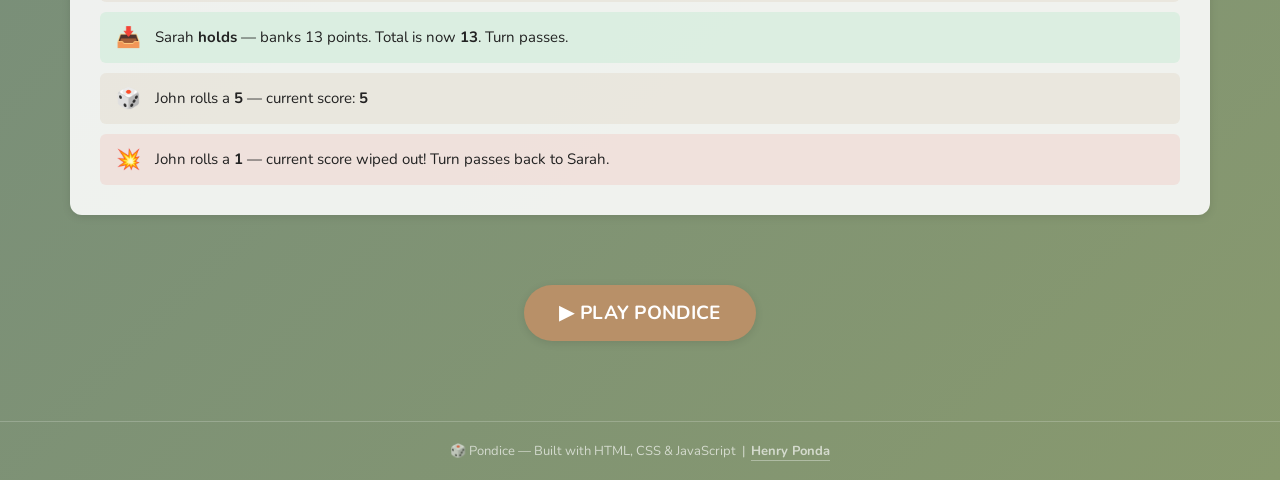
<file: rules/index.html>
<!DOCTYPE html>
<html lang="en">
<head>
  <meta charset="UTF-8" />
  <meta name="viewport" content="width=device-width, initial-scale=1.0" />
  <link rel="icon" href="/assets/images/favicon.jpeg" type="image/jpeg" />
  <link rel="apple-touch-icon" href="/assets/images/favicon.jpeg" />
  <link rel="stylesheet" href="/assets/css/shared.css" />
  <title>How To Play — Pondice</title>
  <!-- SEO -->
  <meta name="description" content="Learn the rules of Pondice. Roll dice to accumulate points, hold to save your score, and be the first player to reach the target to win." />
  <meta name="keywords" content="how to play pondice, pig dice rules, dice game rules, pondice tutorial" />
  <meta name="author" content="Henry Ponda" />
  <meta name="robots" content="index, follow" />
  <meta name="theme-color" content="#6D8682" />
  <link rel="canonical" href="https://pondice.ferndril.com/rules/" />

  <!-- Open Graph -->
  <meta property="og:type" content="article" />
  <meta property="og:site_name" content="Pondice" />
  <meta property="og:title" content="How To Play Pondice — Game Rules" />
  <meta property="og:description" content="Learn the rules of Pondice. Roll dice to accumulate points, hold to save your score, and be the first player to reach the target to win." />
  <meta property="og:url" content="https://pondice.ferndril.com/rules/" />
  <meta property="og:image" content="https://pondice.ferndril.com/assets/images/logo.png" />

  <!-- Twitter Card -->
  <meta name="twitter:card" content="summary" />
  <meta name="twitter:title" content="How To Play Pondice — Game Rules" />
  <meta name="twitter:description" content="Learn the rules of Pondice. Roll dice to accumulate points, hold to save your score, and be the first player to reach the target to win." />
  <meta name="twitter:image" content="https://pondice.ferndril.com/assets/images/logo.png" />
  <style>
    .rule-list { display: flex; flex-direction: column; gap: 1.6rem; }

    .rule-item {
      display: flex;
      align-items: flex-start;
      gap: 2rem;
      background: var(--card-bg);
      border-radius: var(--radius-md);
      padding: 2.4rem;
      box-shadow: var(--shadow-sm);
    }

    .rule-item__number {
      font-size: 3.6rem;
      font-weight: 800;
      color: var(--accent);
      line-height: 1;
      flex-shrink: 0;
      width: 5rem;
      text-align: center;
    }

    .rule-item__title {
      font-size: 2rem;
      font-weight: 700;
      color: var(--text-primary);
      margin-bottom: 0.6rem;
    }

    .rule-item__text {
      font-size: 1.6rem;
      color: var(--text-secondary);
      line-height: 1.6;
    }

    /* Win score cards */
    .win-score-grid {
      display: grid;
      grid-template-columns: repeat(3, 1fr);
      gap: 2rem;
    }

    .win-score-card {
      background: var(--card-bg);
      border-radius: var(--radius-md);
      padding: 3rem 2rem;
      box-shadow: var(--shadow-sm);
      text-align: center;
      border-top: 4px solid var(--accent);
      transition: transform 0.2s, box-shadow 0.2s;
    }

    .win-score-card:hover { transform: translateY(-4px); box-shadow: var(--shadow-md); }

    .win-score-card__points {
      font-size: clamp(4rem, 7vw, 6.5rem);
      font-weight: 800;
      color: var(--accent);
      line-height: 1;
      display: block;
      margin-bottom: 0.4rem;
    }

    .win-score-card__label {
      font-size: 1.5rem;
      font-weight: 600;
      color: var(--text-secondary);
      text-transform: uppercase;
      letter-spacing: 0.5px;
    }

    .win-score-card__desc {
      font-size: 1.3rem;
      color: var(--text-secondary);
      margin-top: 0.8rem;
      line-height: 1.5;
    }

    .example-box {
      background: var(--card-bg);
      border-radius: var(--radius-md);
      padding: 3rem;
      box-shadow: var(--shadow-sm);
    }

    .example-box__title {
      font-size: 2.2rem;
      font-weight: 800;
      margin-bottom: 2rem;
      color: var(--text-primary);
    }

    .example-steps { display: flex; flex-direction: column; gap: 1rem; }

    .example-step {
      display: flex;
      align-items: center;
      gap: 1.4rem;
      padding: 1.2rem 1.6rem;
      border-radius: var(--radius-sm);
      font-size: 1.5rem;
      background: var(--accent-light);
    }

    .example-step--danger { background: rgba(231, 76, 60, 0.1); }
    .example-step--success { background: rgba(46, 204, 113, 0.1); }

    .example-step__icon { font-size: 2rem; flex-shrink: 0; }
    .example-step__text { color: var(--text-primary); line-height: 1.4; }
    .example-step__text strong { font-weight: 700; }

    @media (max-width: 600px) {
      .rule-item { flex-direction: column; gap: 1rem; }
      .rule-item__number { width: auto; font-size: 2.8rem; }
      .win-score-grid { grid-template-columns: 1fr; }
    }
  </style>
</head>
<body data-theme="light">

  <nav class="nav">
    <a href="/" class="nav__logo">
      <img src="/assets/images/logo.png" alt="Pondice logo" class="nav__logo-img" />
      Pondice
    </a>
    <input type="checkbox" id="navToggle" class="nav__toggle" aria-label="Toggle menu" />
    <label for="navToggle" class="nav__toggle-label" aria-hidden="true">
      <span></span><span></span><span></span>
    </label>
    <div class="nav__links">
      <a href="/" class="nav__link">Home</a>

      <div class="nav__dropdown">
        <a href="#" class="nav__link nav__dropdown-toggle" aria-haspopup="true">
          About <span class="nav__chevron">▾</span>
        </a>
        <div class="nav__dropdown-menu" role="menu">
          <a href="/project/" class="nav__dropdown-link">📖 The Project</a>
          <a href="/about/" class="nav__dropdown-link">👤 The Developer</a>
        </div>
      </div>

      <a href="/rules/" class="nav__link" aria-current="page">How To Play</a>
      <a href="/contact/" class="nav__link">Contact</a>
      <div class="nav__dropdown">
        <a href="#" class="nav__link nav__dropdown-toggle" aria-haspopup="true">
          More <span class="nav__chevron">▾</span>
        </a>
        <div class="nav__dropdown-menu" role="menu">
          <a href="/statistics/" class="nav__dropdown-link">📊 Statistics</a>
          <a href="/leaderboard/" class="nav__dropdown-link">🏆 Leaderboard</a>
          <a href="/settings/" class="nav__dropdown-link">⚙️ Settings</a>
        </div>
      </div>
      <a href="/game/" class="nav__link nav__link--play">▶ Play</a>
      <button class="nav__theme-btn" id="btnTheme" aria-label="Toggle dark mode">🌙</button>
    </div>
  </nav>

  <div class="page-content">
    <header class="page-header">
      <h1 class="page-header__title">How To Play</h1>
      <p class="page-header__subtitle">Pondice is a two-player dice game where players take turns rolling the dice to build their score.</p>
    </header>

    <!-- Rules -->
    <section style="margin-bottom: 5rem;">
      <div class="rule-list">
        <div class="rule-item">
          <div class="rule-item__number">1</div>
          <div>
            <h3 class="rule-item__title">🎲 Click Roll Dice to roll</h3>
            <p class="rule-item__text">On your turn, click the <strong>Roll Dice</strong> button to roll the die. The result is added to your current turn score.</p>
          </div>
        </div>

        <div class="rule-item">
          <div class="rule-item__number">2</div>
          <div>
            <h3 class="rule-item__title">➕ Continue rolling to increase your score</h3>
            <p class="rule-item__text">You can keep rolling as many times as you like, adding each roll to your current score. The bigger the risk, the bigger the potential reward.</p>
          </div>
        </div>

        <div class="rule-item">
          <div class="rule-item__number">3</div>
          <div>
            <h3 class="rule-item__title">📥 Click Hold to save your score</h3>
            <p class="rule-item__text">When you're happy with your current score, click <strong>Hold</strong>. Your current turn score is added to your total score and your turn passes to the other player.</p>
          </div>
        </div>

        <div class="rule-item">
          <div class="rule-item__number">4</div>
          <div>
            <h3 class="rule-item__title">🔁 Turn passes to the other player</h3>
            <p class="rule-item__text">After you hold, your opponent takes their turn. Players alternate until one reaches the winning score.</p>
          </div>
        </div>

        <div class="rule-item">
          <div class="rule-item__number">5</div>
          <div>
            <h3 class="rule-item__title">🏆 First to the winning score wins!</h3>
            <p class="rule-item__text">The first player to reach or exceed the selected winning score is declared the winner. <strong>Watch out</strong> — rolling a <strong>1</strong> loses your entire current turn score and passes the turn!</p>
          </div>
        </div>
      </div>
    </section>

    <!-- Winning Scores -->
    <section style="margin-bottom: 5rem;">
      <h2 style="font-size:clamp(2.4rem,4vw,3.2rem);font-weight:800;color:#fff;margin-bottom:2.5rem;text-align:center;">
        Winning Scores
      </h2>
      <p style="text-align:center;font-size:1.7rem;color:rgba(255,255,255,0.75);margin-bottom:3rem;">
        Before starting a game, players choose a winning score. The first to reach it wins.
      </p>
      <div class="win-score-grid">
        <div class="win-score-card">
          <span class="win-score-card__points">25</span>
          <p class="win-score-card__label">Points</p>
          <p class="win-score-card__desc">Quick game · Great for beginners and younger players</p>
        </div>
        <div class="win-score-card">
          <span class="win-score-card__points">50</span>
          <p class="win-score-card__label">Points</p>
          <p class="win-score-card__desc">Standard game · A balanced challenge for most players</p>
        </div>
        <div class="win-score-card">
          <span class="win-score-card__points">100</span>
          <p class="win-score-card__label">Points</p>
          <p class="win-score-card__desc">Long game · For experienced players who enjoy strategy</p>
        </div>
      </div>
    </section>

    <!-- Example Round -->
    <section style="margin-bottom: 5rem;">
      <div class="example-box">
        <h2 class="example-box__title">📋 Example Turn</h2>
        <div class="example-steps">
          <div class="example-step">
            <span class="example-step__icon">🎲</span>
            <span class="example-step__text">Sarah rolls a <strong>4</strong> — current score: <strong>4</strong></span>
          </div>
          <div class="example-step">
            <span class="example-step__icon">🎲</span>
            <span class="example-step__text">Sarah rolls a <strong>6</strong> — current score: <strong>10</strong></span>
          </div>
          <div class="example-step">
            <span class="example-step__icon">🎲</span>
            <span class="example-step__text">Sarah rolls a <strong>3</strong> — current score: <strong>13</strong></span>
          </div>
          <div class="example-step example-step--success">
            <span class="example-step__icon">📥</span>
            <span class="example-step__text">Sarah <strong>holds</strong> — banks 13 points. Total is now <strong>13</strong>. Turn passes.</span>
          </div>
          <div class="example-step">
            <span class="example-step__icon">🎲</span>
            <span class="example-step__text">John rolls a <strong>5</strong> — current score: <strong>5</strong></span>
          </div>
          <div class="example-step example-step--danger">
            <span class="example-step__icon">💥</span>
            <span class="example-step__text">John rolls a <strong>1</strong> — current score wiped out! Turn passes back to Sarah.</span>
          </div>
        </div>
      </div>
    </section>

    <!-- CTA -->
    <div style="text-align:center; padding: 2rem 0 4rem;">
      <a href="/game/" class="btn btn--primary btn--lg">▶ Play Pondice</a>
    </div>
  </div>

  <footer class="footer">🎲 Pondice &mdash; Built with HTML, CSS &amp; JavaScript &nbsp;|&nbsp; <a href="https://www.instagram.com/pondaszn" target="_blank" rel="noopener noreferrer" class="footer__link">Henry Ponda</a></footer>

  <script src="/assets/js/storage.js"></script>
  <script src="/assets/js/theme.js"></script>
</body>
</html>
</file>
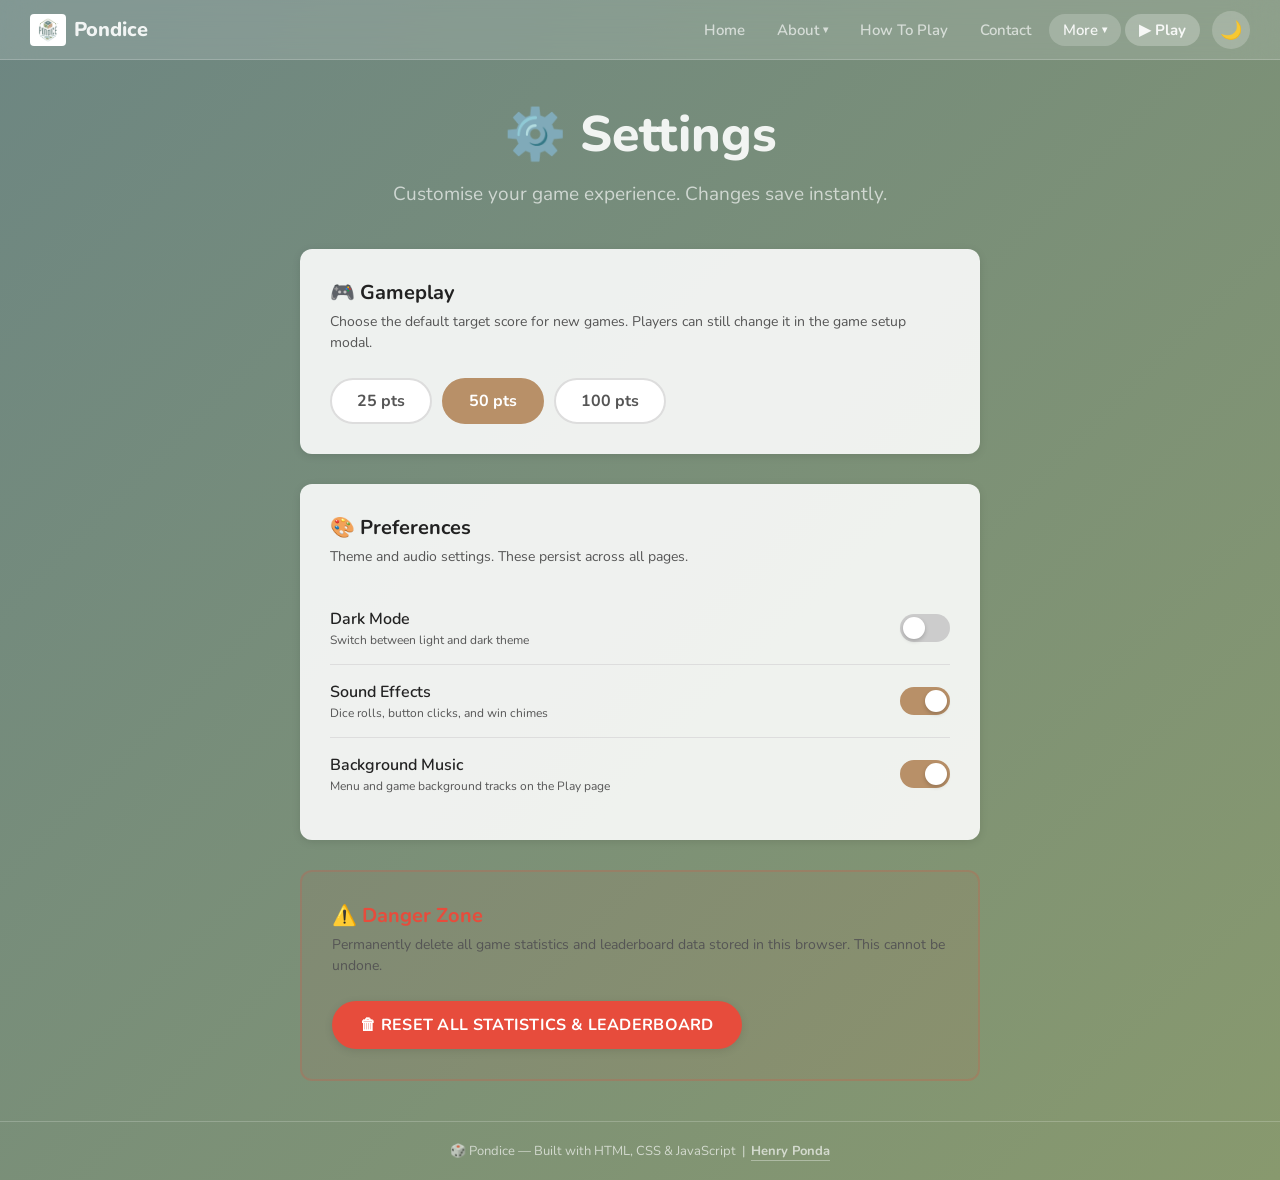
<file: settings/index.html>
<!doctype html>
<html lang="en">
  <head>
    <meta charset="UTF-8" />
    <meta name="viewport" content="width=device-width, initial-scale=1.0" />
  <link rel="icon" href="/assets/images/favicon.jpeg" type="image/jpeg" />
  <link rel="apple-touch-icon" href="/assets/images/favicon.jpeg" />
    <link rel="stylesheet" href="/assets/css/shared.css" />
    <title>Settings — Pondice</title>
  <!-- SEO -->
  <meta name="description" content="Customise your Pondice experience — set your target score, toggle sound effects, background music, and dark mode." />
  <meta name="keywords" content="pondice settings, game preferences" />
  <meta name="author" content="Henry Ponda" />
  <meta name="robots" content="noindex, nofollow" />
  <meta name="theme-color" content="#6D8682" />
  <link rel="canonical" href="https://pondice.ferndril.com/settings/" />

  <!-- Open Graph -->
  <meta property="og:type" content="website" />
  <meta property="og:site_name" content="Pondice" />
  <meta property="og:title" content="Settings — Pondice" />
  <meta property="og:description" content="Customise your Pondice experience — set your target score, toggle sound effects, background music, and dark mode." />
  <meta property="og:url" content="https://pondice.ferndril.com/settings/" />
  <meta property="og:image" content="https://pondice.ferndril.com/assets/images/logo.png" />

  <!-- Twitter Card -->
  <meta name="twitter:card" content="summary" />
  <meta name="twitter:title" content="Settings — Pondice" />
  <meta name="twitter:description" content="Customise your Pondice experience — set your target score, toggle sound effects, background music, and dark mode." />
  <meta name="twitter:image" content="https://pondice.ferndril.com/assets/images/logo.png" />
    <style>
      .settings-layout {
        max-width: 68rem;
        margin: 0 auto;
        display: flex;
        flex-direction: column;
        gap: 3rem;
      }

      .settings-section {
        background: var(--card-bg);
        border-radius: var(--radius-md);
        padding: 3rem;
        box-shadow: var(--shadow-sm);
      }

      .settings-section__title {
        font-size: 2rem;
        font-weight: 700;
        color: var(--text-primary);
        margin-bottom: 0.5rem;
        display: flex;
        align-items: center;
        gap: 0.8rem;
      }

      .settings-section__subtitle {
        font-size: 1.4rem;
        color: var(--text-secondary);
        margin-bottom: 2.5rem;
        line-height: 1.5;
      }

      /* Win score pill toggle */
      .score-options {
        display: flex;
        gap: 1rem;
        flex-wrap: wrap;
      }

      .score-option {
        display: none;
      }

      .score-option + label {
        display: flex;
        align-items: center;
        justify-content: center;
        padding: 1rem 2.5rem;
        border: 2px solid var(--input-border);
        border-radius: var(--radius-pill);
        font-size: 1.6rem;
        font-weight: 700;
        cursor: pointer;
        color: var(--text-secondary);
        transition: all 0.2s;
        background: var(--input-bg);
        min-width: 10rem;
      }

      .score-option:checked + label {
        background: var(--accent);
        border-color: var(--accent);
        color: #fff;
      }

      .score-option + label:hover {
        border-color: var(--accent);
        color: var(--accent);
      }

      .score-option:checked + label:hover {
        color: #fff;
      }

      /* Danger zone */
      .danger-zone {
        background: rgba(231, 76, 60, 0.06);
        border: 2px solid rgba(231, 76, 60, 0.2);
        border-radius: var(--radius-md);
        padding: 3rem;
      }

      .danger-zone .settings-section__title {
        color: var(--danger);
      }

      .saved-toast {
        position: fixed;
        bottom: 3rem;
        left: 50%;
        transform: translateX(-50%) translateY(8rem);
        background: #2ecc71;
        color: #fff;
        font-size: 1.5rem;
        font-weight: 700;
        padding: 1.1rem 2.8rem;
        border-radius: var(--radius-pill);
        box-shadow: var(--shadow-md);
        opacity: 0;
        transition:
          transform 0.3s ease,
          opacity 0.3s ease;
        z-index: 999;
        pointer-events: none;
      }

      .saved-toast.show {
        opacity: 1;
        transform: translateX(-50%) translateY(0);
      }
    </style>
  </head>
  <body data-theme="light">
        <nav class="nav">
      <a href="/" class="nav__logo">
        <img src="/assets/images/logo.png" alt="Pondice logo" class="nav__logo-img" />
        Pondice
      </a>
      <input type="checkbox" id="navToggle" class="nav__toggle" aria-label="Toggle menu" />
      <label for="navToggle" class="nav__toggle-label" aria-hidden="true">
        <span></span><span></span><span></span>
      </label>
      <div class="nav__links">
        <a href="/" class="nav__link">Home</a>

        <div class="nav__dropdown">
          <a href="#" class="nav__link nav__dropdown-toggle" aria-haspopup="true">
            About <span class="nav__chevron">▾</span>
          </a>
          <div class="nav__dropdown-menu" role="menu">
            <a href="/project/" class="nav__dropdown-link">📖 The Project</a>
            <a href="/about/" class="nav__dropdown-link">👤 The Developer</a>
          </div>
        </div>

        <a href="/rules/" class="nav__link">How To Play</a>
        <a href="/contact/" class="nav__link">Contact</a>
        <div class="nav__dropdown">
          <a href="#" class="nav__link nav__dropdown-toggle" aria-haspopup="true" aria-current="page">
            More <span class="nav__chevron">▾</span>
          </a>
          <div class="nav__dropdown-menu" role="menu">
            <a href="/statistics/" class="nav__dropdown-link">📊 Statistics</a>
            <a href="/leaderboard/" class="nav__dropdown-link">🏆 Leaderboard</a>
            <a href="/settings/" class="nav__dropdown-link" aria-current="page">⚙️ Settings</a>
          </div>
        </div>
        <a href="/game/" class="nav__link nav__link--play">▶ Play</a>
        <button class="nav__theme-btn" id="btnTheme" aria-label="Toggle dark mode">🌙</button>
      </div>
    </nav>

    <div class="page-content">
      <header class="page-header">
        <h1 class="page-header__title">⚙️ Settings</h1>
        <p class="page-header__subtitle">
          Customise your game experience. Changes save instantly.
        </p>
      </header>

      <div class="settings-layout">
        <!-- Gameplay -->
        <div class="settings-section">
          <h2 class="settings-section__title">🎮 Gameplay</h2>
          <p class="settings-section__subtitle">
            Choose the default target score for new games. Players can still
            change it in the game setup modal.
          </p>

          <div class="score-options">
            <input type="radio" name="winScore" id="score25" class="score-option" value="25" />
            <label for="score25">25 pts</label>

            <input type="radio" name="winScore" id="score50" class="score-option" value="50" />
            <label for="score50">50 pts</label>

            <input type="radio" name="winScore" id="score100" class="score-option" value="100" />
            <label for="score100">100 pts</label>
          </div>
        </div>

        <!-- Preferences -->
        <div class="settings-section">
          <h2 class="settings-section__title">🎨 Preferences</h2>
          <p class="settings-section__subtitle">
            Theme and audio settings. These persist across all pages.
          </p>

          <div>
            <div class="toggle-wrap">
              <div class="toggle-label">
                Dark Mode
                <small>Switch between light and dark theme</small>
              </div>
              <label class="toggle" aria-label="Toggle dark mode">
                <input type="checkbox" id="toggleDark" />
                <span class="toggle__slider"></span>
              </label>
            </div>

            <div class="toggle-wrap">
              <div class="toggle-label">
                Sound Effects
                <small>Dice rolls, button clicks, and win chimes</small>
              </div>
              <label class="toggle" aria-label="Toggle sound effects">
                <input type="checkbox" id="toggleSound" />
                <span class="toggle__slider"></span>
              </label>
            </div>

            <div class="toggle-wrap">
              <div class="toggle-label">
                Background Music
                <small>Menu and game background tracks on the Play page</small>
              </div>
              <label class="toggle" aria-label="Toggle background music">
                <input type="checkbox" id="toggleMusic" />
                <span class="toggle__slider"></span>
              </label>
            </div>
          </div>
        </div>

        <!-- Danger Zone -->
        <div class="danger-zone">
          <h2 class="settings-section__title">⚠️ Danger Zone</h2>
          <p
            class="settings-section__subtitle"
            style="color: var(--text-secondary)"
          >
            Permanently delete all game statistics and leaderboard data stored
            in this browser. This cannot be undone.
          </p>
          <button class="btn btn--danger" id="btnResetAll">
            🗑 Reset All Statistics &amp; Leaderboard
          </button>
        </div>
      </div>
    </div>

    <!-- Save toast notification -->
    <div class="saved-toast" id="savedToast">✓ Saved</div>

    <footer class="footer">🎲 Pondice &mdash; Built with HTML, CSS &amp; JavaScript &nbsp;|&nbsp; <a href="https://www.instagram.com/pondaszn" target="_blank" rel="noopener noreferrer" class="footer__link">Henry Ponda</a></footer>

    <script src="/assets/js/storage.js"></script>
    <script src="/assets/js/theme.js"></script>
    <script src="/assets/js/settings.js"></script>
  </body>
</html>
</file>
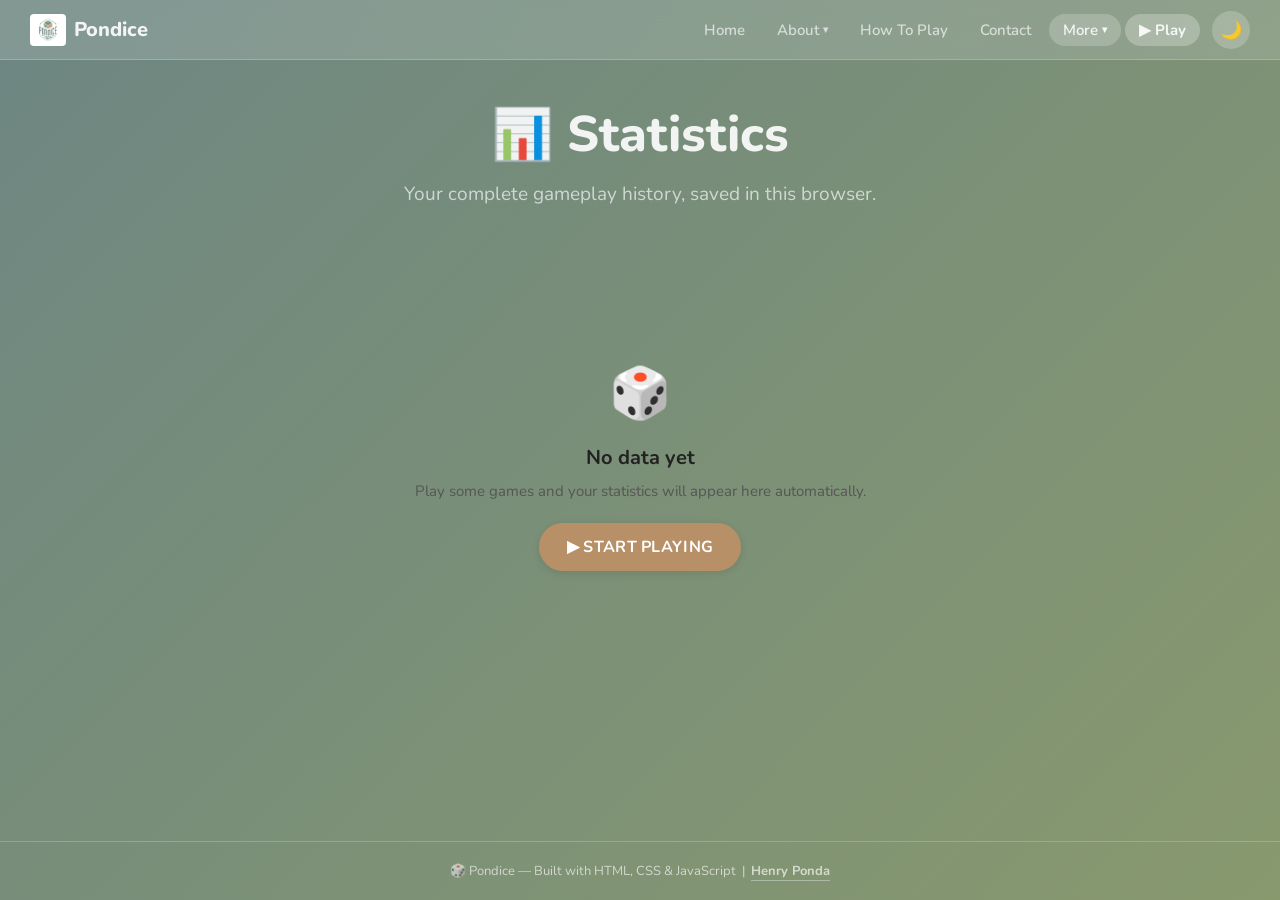
<file: statistics/index.html>
<!doctype html>
<html lang="en">
  <head>
    <meta charset="UTF-8" />
    <meta name="viewport" content="width=device-width, initial-scale=1.0" />
  <link rel="icon" href="/assets/images/favicon.jpeg" type="image/jpeg" />
  <link rel="apple-touch-icon" href="/assets/images/favicon.jpeg" />
    <link rel="stylesheet" href="/assets/css/shared.css" />
    <title>Statistics — Pondice</title>
  <!-- SEO -->
  <meta name="description" content="View your Pondice game statistics including total games played, wins per player, and highest turn scores." />
  <meta name="keywords" content="pondice statistics, game stats" />
  <meta name="author" content="Henry Ponda" />
  <meta name="robots" content="noindex, nofollow" />
  <meta name="theme-color" content="#6D8682" />
  <link rel="canonical" href="https://pondice.ferndril.com/statistics/" />

  <!-- Open Graph -->
  <meta property="og:type" content="website" />
  <meta property="og:site_name" content="Pondice" />
  <meta property="og:title" content="Statistics — Pondice" />
  <meta property="og:description" content="View your Pondice game statistics including total games played, wins per player, and highest turn scores." />
  <meta property="og:url" content="https://pondice.ferndril.com/statistics/" />
  <meta property="og:image" content="https://pondice.ferndril.com/assets/images/logo.png" />

  <!-- Twitter Card -->
  <meta name="twitter:card" content="summary" />
  <meta name="twitter:title" content="Statistics — Pondice" />
  <meta name="twitter:description" content="View your Pondice game statistics including total games played, wins per player, and highest turn scores." />
  <meta name="twitter:image" content="https://pondice.ferndril.com/assets/images/logo.png" />
  </head>
  <body data-theme="light">
        <nav class="nav">
      <a href="/" class="nav__logo">
        <img src="/assets/images/logo.png" alt="Pondice logo" class="nav__logo-img" />
        Pondice
      </a>
      <input type="checkbox" id="navToggle" class="nav__toggle" aria-label="Toggle menu" />
      <label for="navToggle" class="nav__toggle-label" aria-hidden="true">
        <span></span><span></span><span></span>
      </label>
      <div class="nav__links">
        <a href="/" class="nav__link">Home</a>

        <div class="nav__dropdown">
          <a href="#" class="nav__link nav__dropdown-toggle" aria-haspopup="true">
            About <span class="nav__chevron">▾</span>
          </a>
          <div class="nav__dropdown-menu" role="menu">
            <a href="/project/" class="nav__dropdown-link">📖 The Project</a>
            <a href="/about/" class="nav__dropdown-link">👤 The Developer</a>
          </div>
        </div>

        <a href="/rules/" class="nav__link">How To Play</a>
        <a href="/contact/" class="nav__link">Contact</a>
        <div class="nav__dropdown">
          <a href="#" class="nav__link nav__dropdown-toggle" aria-haspopup="true" aria-current="page">
            More <span class="nav__chevron">▾</span>
          </a>
          <div class="nav__dropdown-menu" role="menu">
            <a href="/statistics/" class="nav__dropdown-link" aria-current="page">📊 Statistics</a>
            <a href="/leaderboard/" class="nav__dropdown-link">🏆 Leaderboard</a>
            <a href="/settings/" class="nav__dropdown-link">⚙️ Settings</a>
          </div>
        </div>
        <a href="/game/" class="nav__link nav__link--play">▶ Play</a>
        <button class="nav__theme-btn" id="btnTheme" aria-label="Toggle dark mode">🌙</button>
      </div>
    </nav>

    <div class="page-content">
      <header class="page-header">
        <h1 class="page-header__title">📊 Statistics</h1>
        <p class="page-header__subtitle">
          Your complete gameplay history, saved in this browser.
        </p>
      </header>

      <!-- Summary cards -->
      <div class="grid-4" style="margin-bottom: 4rem" id="summaryCards">
        <div class="stat-card">
          <p class="stat-card__value" id="statGames">0</p>
          <p class="stat-card__label">Games Played</p>
        </div>
        <div class="stat-card">
          <p class="stat-card__value" id="statPlayers">0</p>
          <p class="stat-card__label">Players Tracked</p>
        </div>
        <div class="stat-card">
          <p class="stat-card__value" id="statHighTurn">0</p>
          <p class="stat-card__label">Highest Turn Score</p>
        </div>
        <div class="stat-card">
          <p class="stat-card__value" id="statTopWins">0</p>
          <p class="stat-card__label">Most Wins (Single Player)</p>
        </div>
      </div>

      <!-- Charts and table side by side -->
      <div class="grid-2" style="margin-bottom: 4rem" id="chartsSection">
        <!-- Bar chart -->
        <div class="card" id="barChartCard">
          <h2
            style="
              font-size: 2rem;
              font-weight: 700;
              margin-bottom: 2rem;
              color: var(--text-primary);
            "
          >
            Wins Per Player
          </h2>
          <div id="barChart"></div>
        </div>

        <!-- Wins table -->
        <div class="card">
          <h2
            style="
              font-size: 2rem;
              font-weight: 700;
              margin-bottom: 2rem;
              color: var(--text-primary);
            "
          >
            Win Breakdown
          </h2>
          <div class="table-wrap">
            <table class="data-table" id="statsTable">
              <thead>
                <tr>
                  <th>Player</th>
                  <th>Wins</th>
                  <th>Games</th>
                  <th>Win Rate</th>
                </tr>
              </thead>
              <tbody id="statsTableBody"></tbody>
            </table>
          </div>
        </div>
      </div>

      <!-- Reset -->
      <div style="text-align: center; padding: 2rem 0 4rem">
        <button class="btn btn--danger" id="btnReset" style="margin: 0 auto">
          🗑 Reset All Statistics
        </button>
      </div>

      <!-- Empty state -->
      <div class="empty-state hidden" id="emptyState">
        <div class="empty-state__icon">🎲</div>
        <h2 class="empty-state__title">No data yet</h2>
        <p class="empty-state__text">
          Play some games and your statistics will appear here automatically.
        </p>
        <a href="/game/" class="btn btn--primary mt-2">▶ Start Playing</a>
      </div>
    </div>

    <footer class="footer">🎲 Pondice &mdash; Built with HTML, CSS &amp; JavaScript &nbsp;|&nbsp; <a href="https://www.instagram.com/pondaszn" target="_blank" rel="noopener noreferrer" class="footer__link">Henry Ponda</a></footer>

    <script src="/assets/js/storage.js"></script>
    <script src="/assets/js/theme.js"></script>
    <script src="/assets/js/statistics.js"></script>
  </body>
</html>
</file>
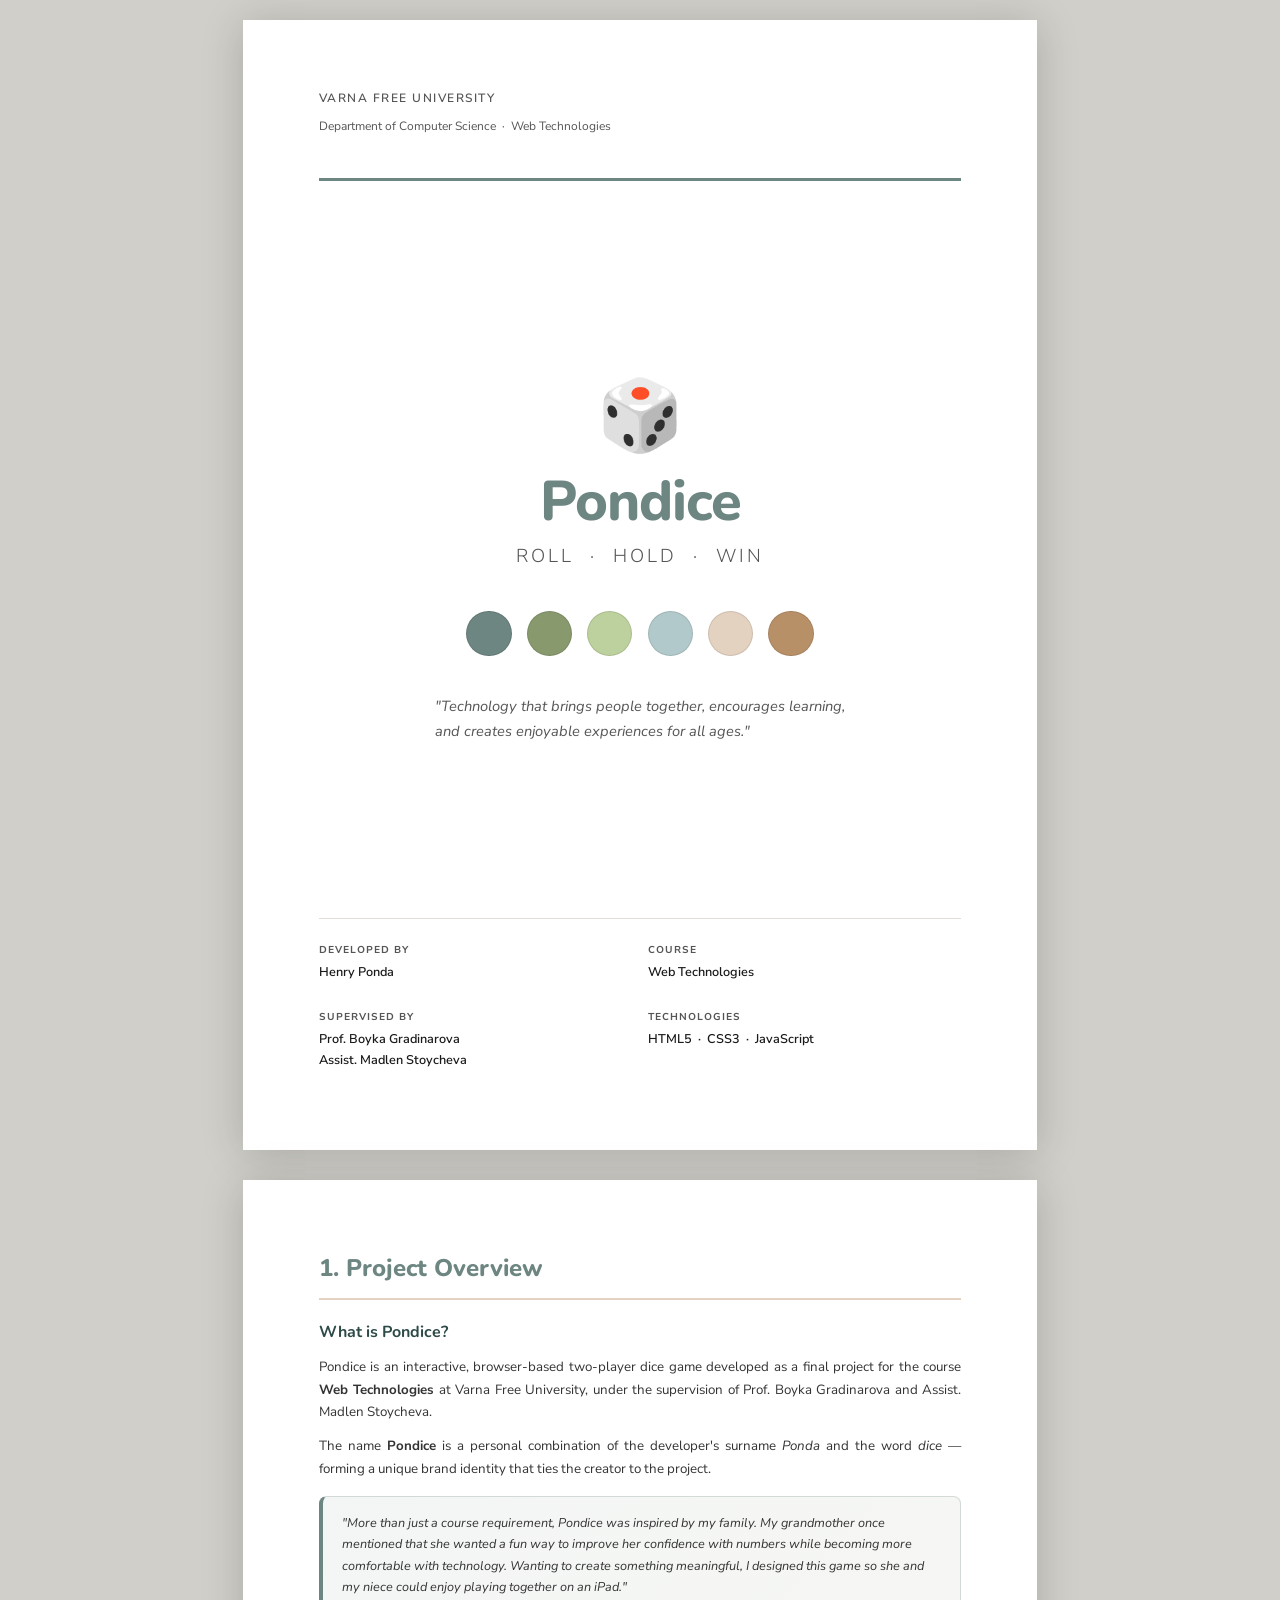
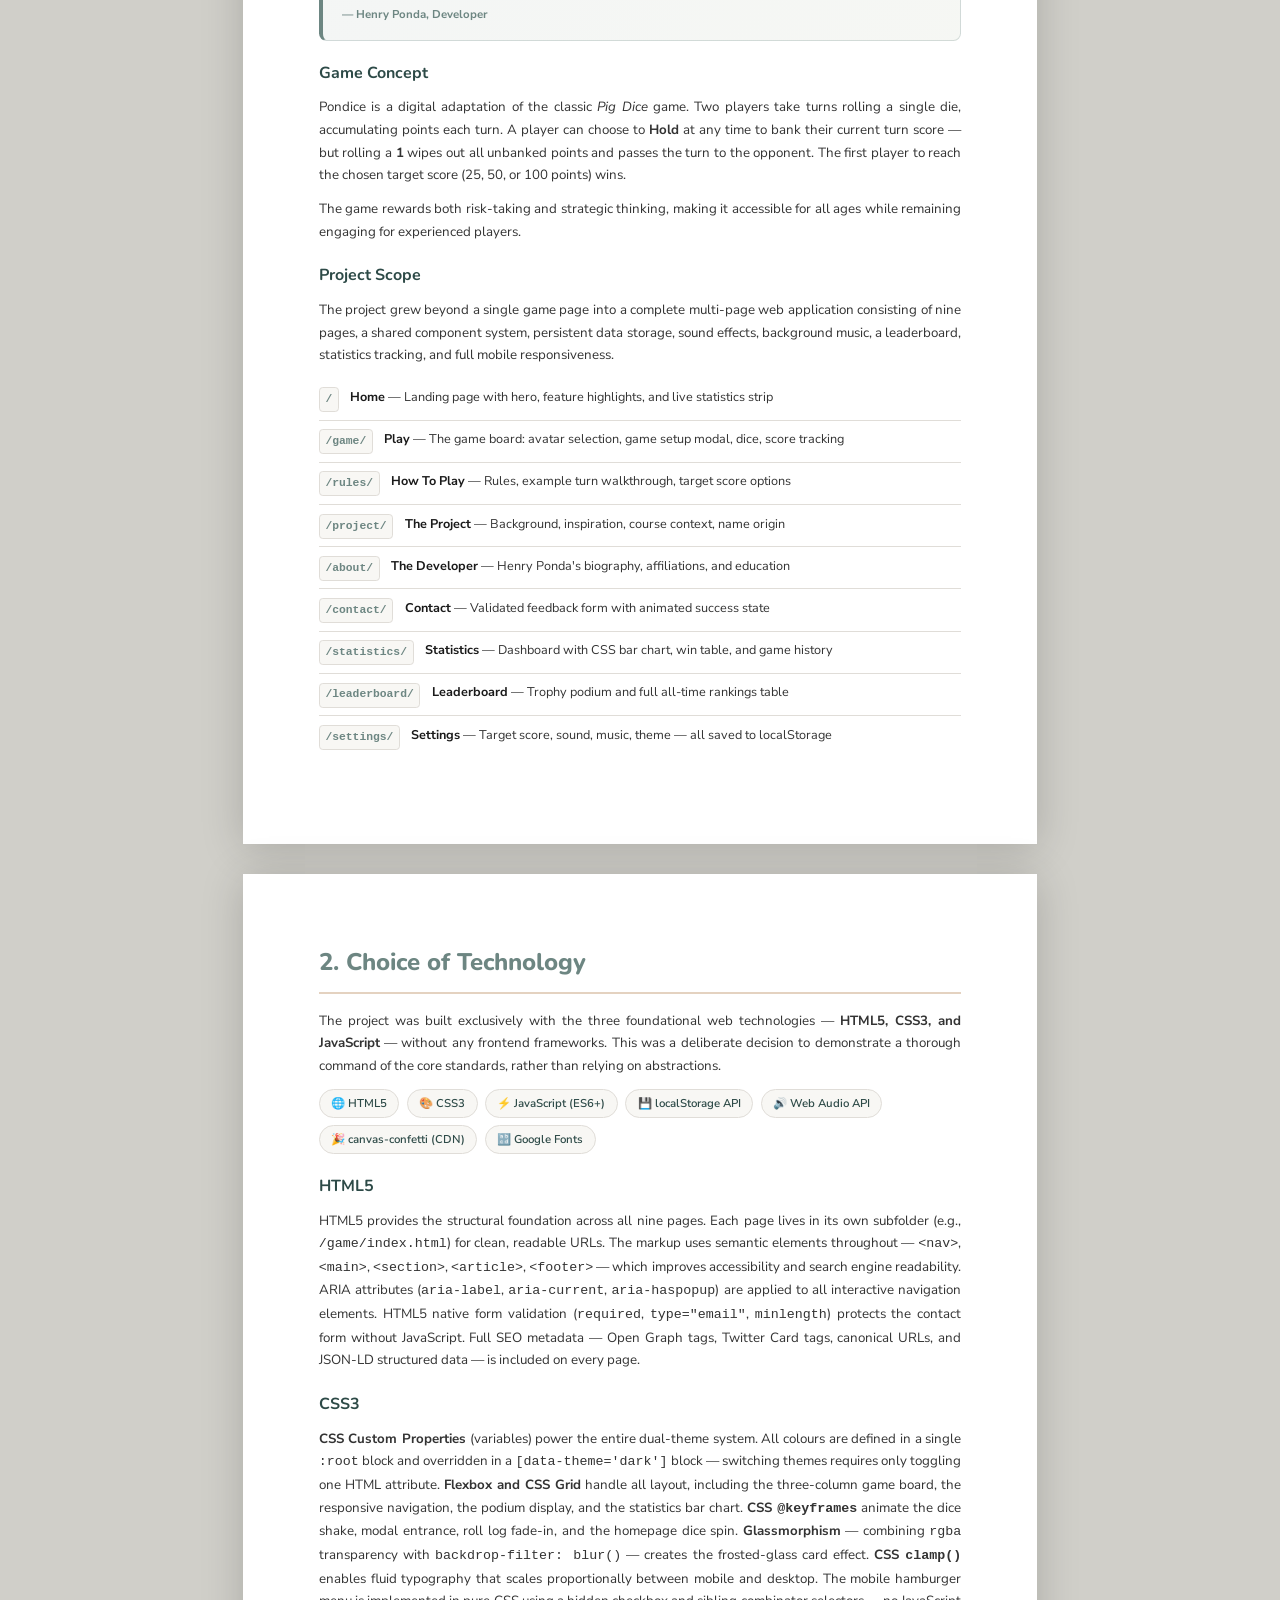
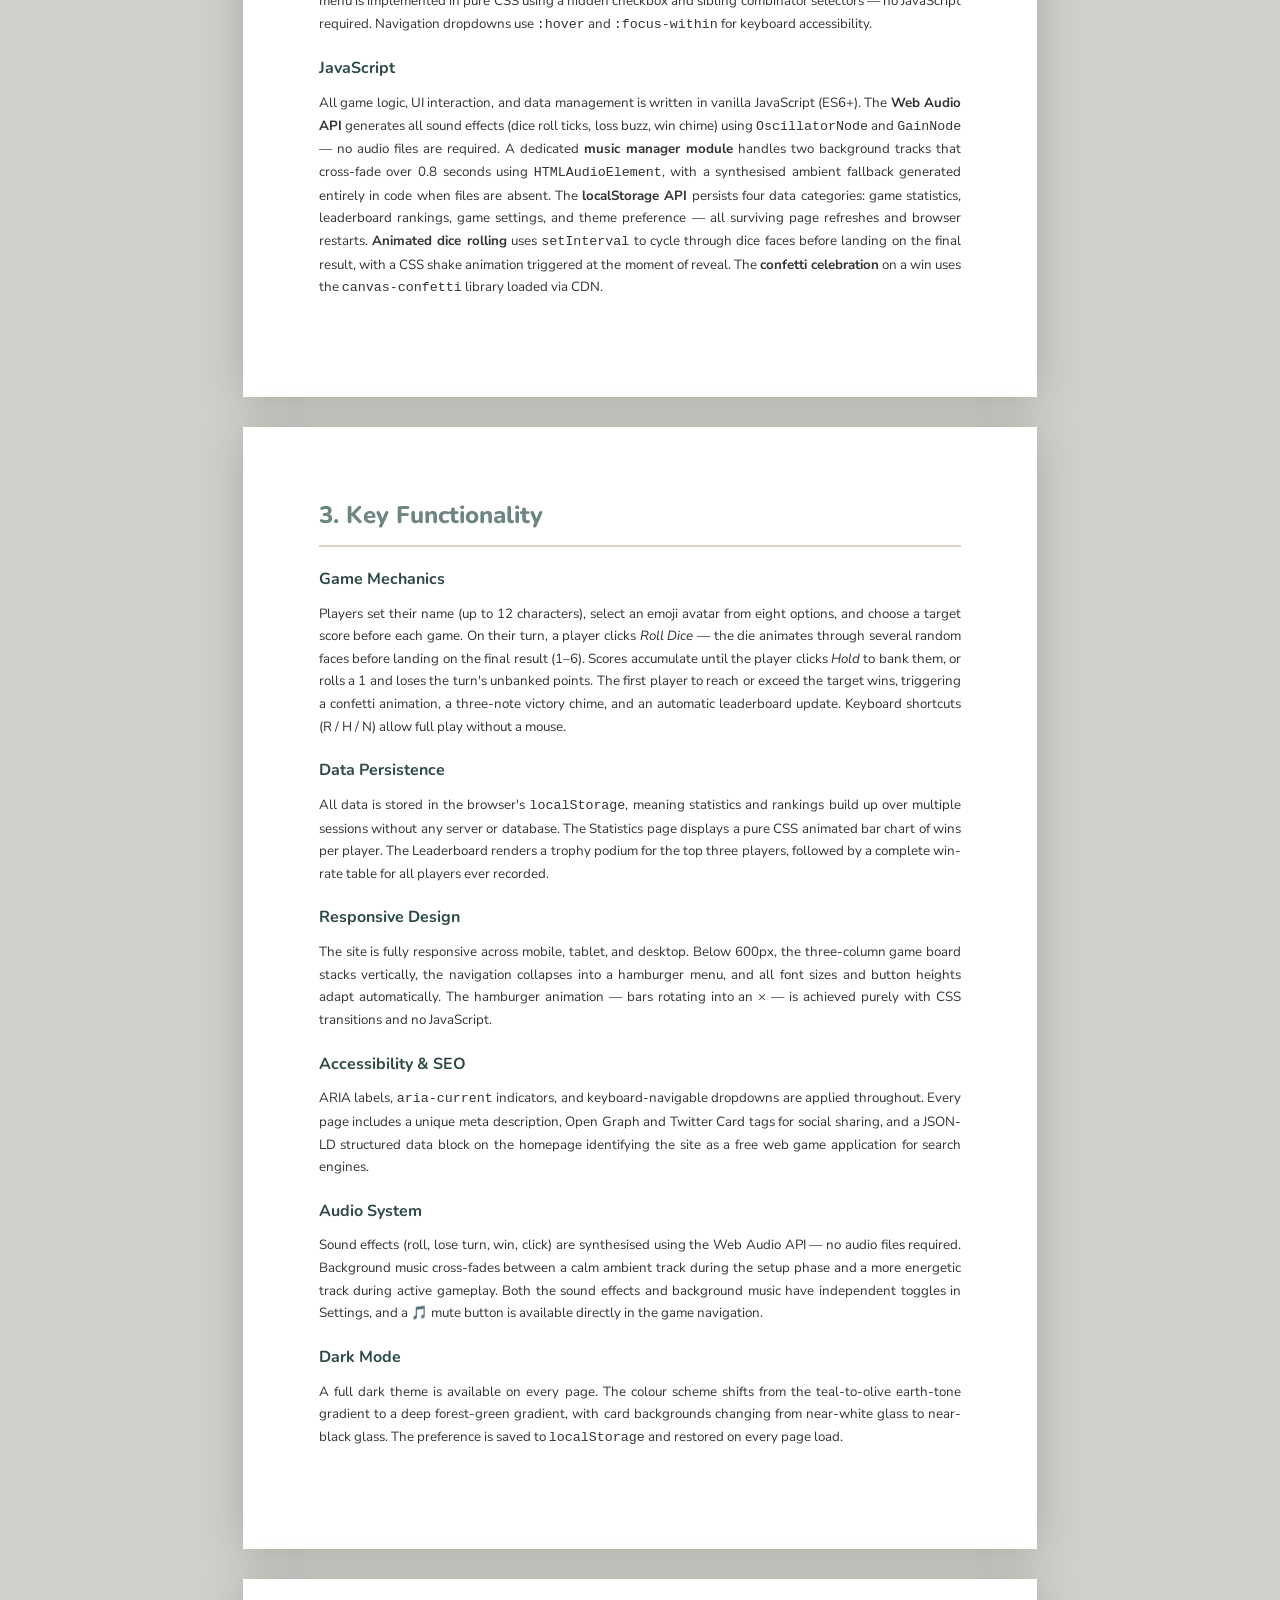
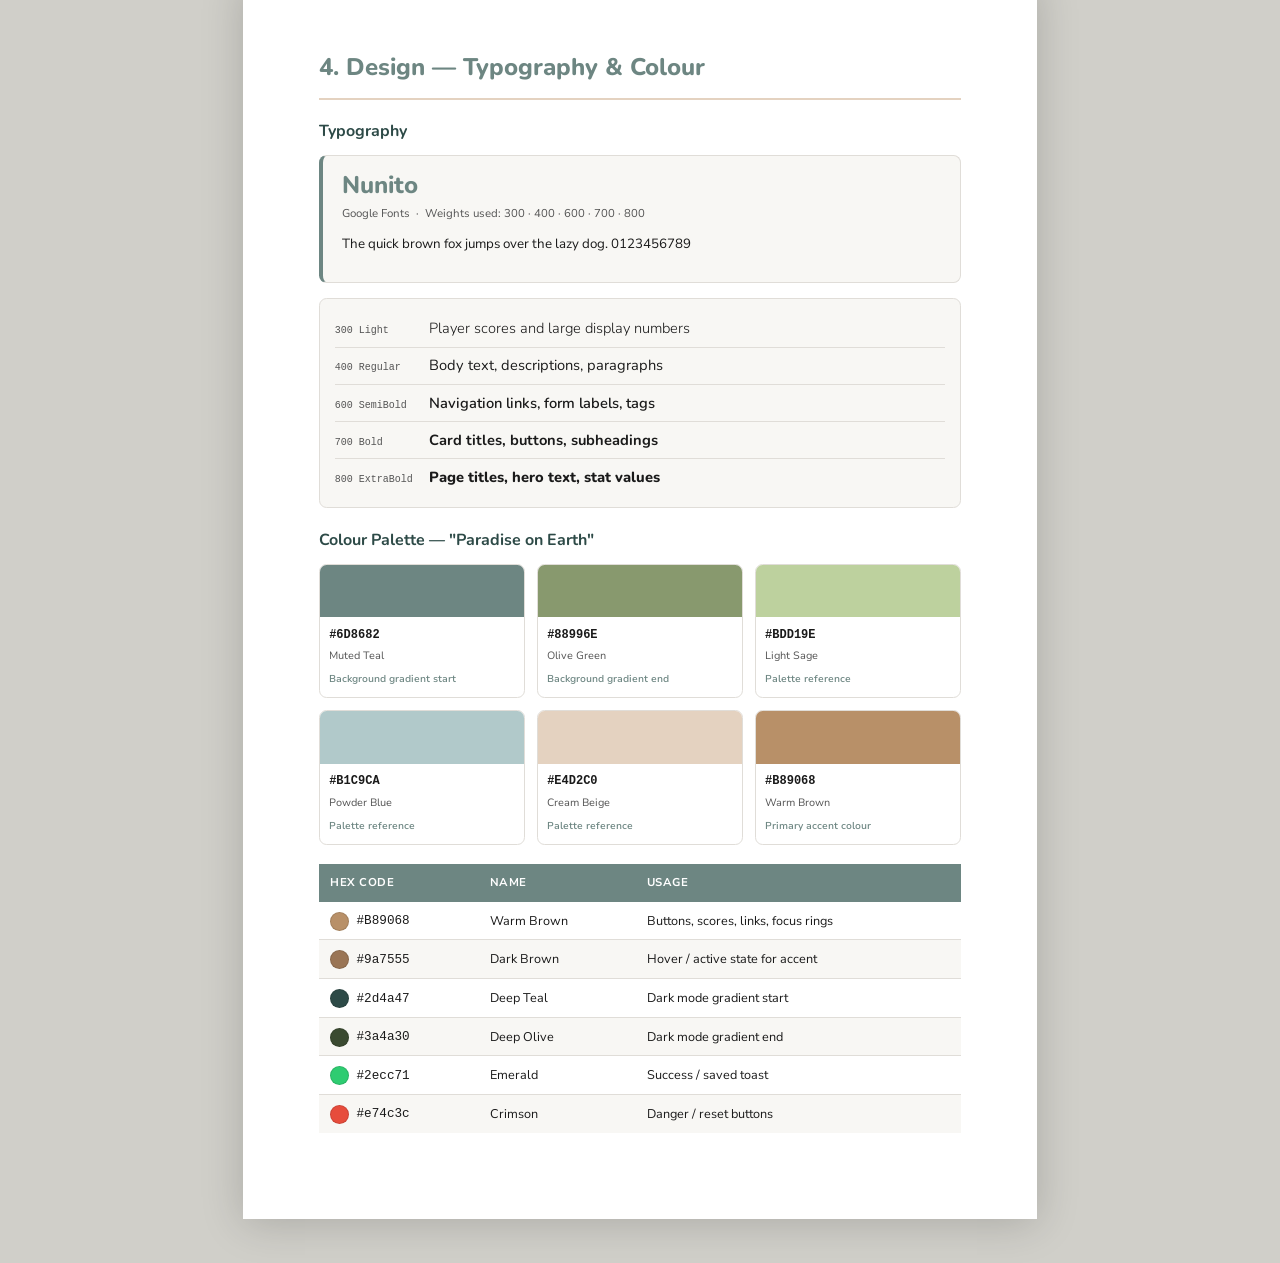
<file: presentation.html>
<!DOCTYPE html>
<html lang="en">
<head>
  <meta charset="UTF-8" />
  <meta name="viewport" content="width=device-width, initial-scale=1.0" />
  <title>Pondice — Project Report</title>
  <link rel="preconnect" href="https://fonts.googleapis.com" />
  <link rel="stylesheet" href="https://fonts.googleapis.com/css2?family=Nunito:wght@300;400;600;700;800&family=Nunito+Sans:wght@400;600&display=swap" />
  <style>
    /* ===== RESET & BASE ===== */
    *, *::before, *::after { box-sizing: border-box; margin: 0; padding: 0; }

    :root {
      --teal:   #6D8682;
      --olive:  #88996E;
      --sage:   #BDD19E;
      --blue:   #B1C9CA;
      --cream:  #E4D2C0;
      --brown:  #B89068;
      --dark-teal: #2d4a47;
      --text:   #1a1a1a;
      --muted:  #555;
      --light:  #f8f7f4;
      --border: #e0ddd8;
    }

    html { font-size: 10pt; }

    body {
      font-family: 'Nunito Sans', 'Nunito', sans-serif;
      color: var(--text);
      background: #fff;
      line-height: 1.7;
    }

    /* ===== PAGE LAYOUT ===== */
    .page {
      width: 210mm;
      min-height: 297mm;
      margin: 0 auto;
      padding: 18mm 20mm;
      background: #fff;
    }

    @media screen {
      body { background: #d0cfc9; padding: 20px 0; }
      .page {
        box-shadow: 0 4px 40px rgba(0,0,0,0.18);
        margin: 0 auto 30px;
      }
      .page + .page { margin-top: 0; }
    }

    @media print {
      html, body { background: #fff; }
      .page { margin: 0; padding: 15mm 18mm; box-shadow: none; page-break-after: always; }
      .page:last-child { page-break-after: auto; }
      .no-break { page-break-inside: avoid; }
    }

    /* ===== COVER PAGE ===== */
    .cover {
      display: flex;
      flex-direction: column;
      justify-content: space-between;
      min-height: 263mm;
    }

    .cover__top {
      border-bottom: 3px solid var(--teal);
      padding-bottom: 8mm;
      margin-bottom: 10mm;
    }

    .cover__university {
      font-size: 9pt;
      font-weight: 600;
      color: var(--muted);
      text-transform: uppercase;
      letter-spacing: 1.5px;
      margin-bottom: 2mm;
    }

    .cover__course {
      font-size: 9pt;
      color: var(--muted);
    }

    .cover__hero {
      flex: 1;
      display: flex;
      flex-direction: column;
      align-items: center;
      justify-content: center;
      text-align: center;
      padding: 12mm 0;
    }

    .cover__dice {
      font-size: 52pt;
      line-height: 1;
      margin-bottom: 6mm;
    }

    .cover__title {
      font-family: 'Nunito', sans-serif;
      font-size: 42pt;
      font-weight: 800;
      color: var(--teal);
      letter-spacing: -1px;
      line-height: 1;
      margin-bottom: 3mm;
    }

    .cover__subtitle {
      font-size: 14pt;
      font-weight: 300;
      color: var(--muted);
      letter-spacing: 3px;
      text-transform: uppercase;
      margin-bottom: 10mm;
    }

    .cover__palette {
      display: flex;
      gap: 4mm;
      justify-content: center;
      margin-bottom: 10mm;
    }

    .cover__swatch {
      width: 12mm;
      height: 12mm;
      border-radius: 50%;
      border: 1.5px solid rgba(0,0,0,0.1);
    }

    .cover__tagline {
      font-size: 11pt;
      color: var(--muted);
      font-style: italic;
    }

    .cover__bottom {
      border-top: 1px solid var(--border);
      padding-top: 6mm;
      display: grid;
      grid-template-columns: 1fr 1fr;
      gap: 4mm;
    }

    .cover__meta-label {
      font-size: 7.5pt;
      font-weight: 700;
      text-transform: uppercase;
      letter-spacing: 1px;
      color: var(--muted);
      margin-bottom: 0.5mm;
    }

    .cover__meta-value {
      font-size: 9.5pt;
      font-weight: 600;
      color: var(--text);
    }

    /* ===== SECTION HEADINGS ===== */
    .section-title {
      font-family: 'Nunito', sans-serif;
      font-size: 18pt;
      font-weight: 800;
      color: var(--teal);
      margin-bottom: 4mm;
      padding-bottom: 2.5mm;
      border-bottom: 2px solid var(--cream);
    }

    .section-subtitle {
      font-family: 'Nunito', sans-serif;
      font-size: 12pt;
      font-weight: 700;
      color: var(--dark-teal);
      margin: 5mm 0 2.5mm;
    }

    p {
      font-size: 10pt;
      color: #333;
      margin-bottom: 3mm;
      text-align: justify;
    }

    /* ===== TABLE ===== */
    table {
      width: 100%;
      border-collapse: collapse;
      font-size: 9.5pt;
      margin-bottom: 5mm;
    }

    th {
      background: var(--teal);
      color: #fff;
      font-weight: 700;
      text-align: left;
      padding: 2.5mm 3mm;
      font-size: 8.5pt;
      text-transform: uppercase;
      letter-spacing: 0.5px;
    }

    td {
      padding: 2mm 3mm;
      border-bottom: 1px solid var(--border);
      vertical-align: middle;
    }

    tr:last-child td { border-bottom: none; }
    tr:nth-child(even) td { background: var(--light); }

    /* ===== COLOUR SWATCHES ===== */
    .swatch {
      display: inline-block;
      width: 5mm;
      height: 5mm;
      border-radius: 50%;
      vertical-align: middle;
      margin-right: 2mm;
      border: 1px solid rgba(0,0,0,0.12);
      flex-shrink: 0;
    }

    .colour-grid {
      display: grid;
      grid-template-columns: repeat(3, 1fr);
      gap: 3mm;
      margin-bottom: 5mm;
    }

    .colour-card {
      border: 1px solid var(--border);
      border-radius: 2mm;
      overflow: hidden;
    }

    .colour-card__strip {
      height: 14mm;
    }

    .colour-card__info {
      padding: 2mm 2.5mm;
    }

    .colour-card__hex {
      font-family: 'Courier New', monospace;
      font-size: 9pt;
      font-weight: 700;
      color: var(--text);
      display: block;
      margin-bottom: 0.5mm;
    }

    .colour-card__name {
      font-size: 8pt;
      color: var(--muted);
      display: block;
      margin-bottom: 0.5mm;
    }

    .colour-card__use {
      font-size: 7.5pt;
      color: var(--teal);
      font-weight: 600;
    }

    /* ===== FONT DISPLAY ===== */
    .font-block {
      background: var(--light);
      border: 1px solid var(--border);
      border-left: 4px solid var(--teal);
      border-radius: 2mm;
      padding: 4mm 5mm;
      margin-bottom: 4mm;
    }

    .font-block__name {
      font-family: 'Nunito', sans-serif;
      font-size: 18pt;
      font-weight: 800;
      color: var(--teal);
      line-height: 1.2;
      margin-bottom: 1mm;
    }

    .font-block__weights {
      font-size: 8.5pt;
      color: var(--muted);
      margin-bottom: 3mm;
    }

    .font-block__sample {
      font-size: 10pt;
      color: var(--text);
      line-height: 1.6;
    }

    /* ===== WEIGHT SHOWCASE ===== */
    .weight-row {
      display: flex;
      align-items: baseline;
      gap: 3mm;
      padding: 1.5mm 0;
      border-bottom: 1px solid var(--border);
      font-family: 'Nunito', sans-serif;
      font-size: 11pt;
      color: var(--text);
    }

    .weight-row:last-child { border-bottom: none; }

    .weight-label {
      font-size: 7.5pt;
      color: var(--muted);
      width: 22mm;
      flex-shrink: 0;
      font-family: 'Courier New', monospace;
    }

    /* ===== PAGE LIST ===== */
    .page-list {
      list-style: none;
      margin-bottom: 5mm;
    }

    .page-list li {
      display: flex;
      gap: 3mm;
      padding: 2mm 0;
      border-bottom: 1px solid var(--border);
      font-size: 9.5pt;
      align-items: flex-start;
    }

    .page-list li:last-child { border-bottom: none; }

    .page-list__path {
      font-family: 'Courier New', monospace;
      font-size: 8.5pt;
      background: var(--light);
      color: var(--teal);
      padding: 0.5mm 1.5mm;
      border-radius: 1mm;
      white-space: nowrap;
      flex-shrink: 0;
      border: 1px solid var(--border);
      font-weight: 700;
      margin-top: 0.3mm;
    }

    .page-list__desc { flex: 1; color: #333; }
    .page-list__desc strong { color: var(--text); font-weight: 700; }

    /* ===== TECH PILLS ===== */
    .tech-row {
      display: flex;
      flex-wrap: wrap;
      gap: 2mm;
      margin-bottom: 4mm;
    }

    .tech-pill {
      display: inline-flex;
      align-items: center;
      gap: 1.5mm;
      background: var(--light);
      border: 1px solid var(--border);
      border-radius: 10mm;
      padding: 1mm 3mm;
      font-size: 8.5pt;
      font-weight: 600;
      color: var(--dark-teal);
    }

    /* ===== HIGHLIGHT BOX ===== */
    .highlight {
      background: linear-gradient(135deg, rgba(109,134,130,0.08), rgba(136,153,110,0.08));
      border: 1px solid rgba(109,134,130,0.25);
      border-left: 4px solid var(--teal);
      border-radius: 2mm;
      padding: 4mm 5mm;
      margin: 4mm 0;
      font-size: 9.5pt;
      font-style: italic;
      color: #333;
      line-height: 1.7;
    }

    .highlight cite {
      display: block;
      margin-top: 2mm;
      font-size: 8.5pt;
      font-style: normal;
      font-weight: 700;
      color: var(--teal);
    }

    /* ===== SPACER ===== */
    .mt { margin-top: 5mm; }
    .mt-sm { margin-top: 3mm; }
  </style>
</head>
<body>

<!-- ══════════════════════════════════════════════════════ -->
<!-- PAGE 1: COVER -->
<!-- ══════════════════════════════════════════════════════ -->
<div class="page">
  <div class="cover">

    <div class="cover__top">
      <p class="cover__university">Varna Free University</p>
      <p class="cover__course">Department of Computer Science &nbsp;·&nbsp; Web Technologies</p>
    </div>

    <div class="cover__hero">
      <div class="cover__dice">🎲</div>
      <h1 class="cover__title">Pondice</h1>
      <p class="cover__subtitle">Roll &nbsp;·&nbsp; Hold &nbsp;·&nbsp; Win</p>

      <div class="cover__palette">
        <div class="cover__swatch" style="background:#6D8682;"></div>
        <div class="cover__swatch" style="background:#88996E;"></div>
        <div class="cover__swatch" style="background:#BDD19E;"></div>
        <div class="cover__swatch" style="background:#B1C9CA;"></div>
        <div class="cover__swatch" style="background:#E4D2C0;"></div>
        <div class="cover__swatch" style="background:#B89068;"></div>
      </div>

      <p class="cover__tagline">"Technology that brings people together, encourages learning,<br />and creates enjoyable experiences for all ages."</p>
    </div>

    <div class="cover__bottom">
      <div>
        <p class="cover__meta-label">Developed By</p>
        <p class="cover__meta-value">Henry Ponda</p>
      </div>
      <div>
        <p class="cover__meta-label">Course</p>
        <p class="cover__meta-value">Web Technologies</p>
      </div>
      <div>
        <p class="cover__meta-label">Supervised By</p>
        <p class="cover__meta-value">Prof. Boyka Gradinarova<br />Assist. Madlen Stoycheva</p>
      </div>
      <div>
        <p class="cover__meta-label">Technologies</p>
        <p class="cover__meta-value">HTML5 &nbsp;·&nbsp; CSS3 &nbsp;·&nbsp; JavaScript</p>
      </div>
    </div>

  </div>
</div>


<!-- ══════════════════════════════════════════════════════ -->
<!-- PAGE 2: PROJECT OVERVIEW -->
<!-- ══════════════════════════════════════════════════════ -->
<div class="page">

  <h2 class="section-title">1. Project Overview</h2>

  <h3 class="section-subtitle">What is Pondice?</h3>
  <p>Pondice is an interactive, browser-based two-player dice game developed as a final project for the course <strong>Web Technologies</strong> at Varna Free University, under the supervision of Prof. Boyka Gradinarova and Assist. Madlen Stoycheva.</p>

  <p>The name <strong>Pondice</strong> is a personal combination of the developer's surname <em>Ponda</em> and the word <em>dice</em> — forming a unique brand identity that ties the creator to the project.</p>

  <div class="highlight">
    "More than just a course requirement, Pondice was inspired by my family. My grandmother once mentioned that she wanted a fun way to improve her confidence with numbers while becoming more comfortable with technology. Wanting to create something meaningful, I designed this game so she and my niece could enjoy playing together on an iPad."
    <cite>— Henry Ponda, Developer</cite>
  </div>

  <h3 class="section-subtitle">Game Concept</h3>
  <p>Pondice is a digital adaptation of the classic <em>Pig Dice</em> game. Two players take turns rolling a single die, accumulating points each turn. A player can choose to <strong>Hold</strong> at any time to bank their current turn score — but rolling a <strong>1</strong> wipes out all unbanked points and passes the turn to the opponent. The first player to reach the chosen target score (25, 50, or 100 points) wins.</p>
  <p>The game rewards both risk-taking and strategic thinking, making it accessible for all ages while remaining engaging for experienced players.</p>

  <h3 class="section-subtitle">Project Scope</h3>
  <p>The project grew beyond a single game page into a complete multi-page web application consisting of nine pages, a shared component system, persistent data storage, sound effects, background music, a leaderboard, statistics tracking, and full mobile responsiveness.</p>

  <div class="mt-sm">
    <ul class="page-list">
      <li><span class="page-list__path">/</span><span class="page-list__desc"><strong>Home</strong> — Landing page with hero, feature highlights, and live statistics strip</span></li>
      <li><span class="page-list__path">/game/</span><span class="page-list__desc"><strong>Play</strong> — The game board: avatar selection, game setup modal, dice, score tracking</span></li>
      <li><span class="page-list__path">/rules/</span><span class="page-list__desc"><strong>How To Play</strong> — Rules, example turn walkthrough, target score options</span></li>
      <li><span class="page-list__path">/project/</span><span class="page-list__desc"><strong>The Project</strong> — Background, inspiration, course context, name origin</span></li>
      <li><span class="page-list__path">/about/</span><span class="page-list__desc"><strong>The Developer</strong> — Henry Ponda's biography, affiliations, and education</span></li>
      <li><span class="page-list__path">/contact/</span><span class="page-list__desc"><strong>Contact</strong> — Validated feedback form with animated success state</span></li>
      <li><span class="page-list__path">/statistics/</span><span class="page-list__desc"><strong>Statistics</strong> — Dashboard with CSS bar chart, win table, and game history</span></li>
      <li><span class="page-list__path">/leaderboard/</span><span class="page-list__desc"><strong>Leaderboard</strong> — Trophy podium and full all-time rankings table</span></li>
      <li><span class="page-list__path">/settings/</span><span class="page-list__desc"><strong>Settings</strong> — Target score, sound, music, theme — all saved to localStorage</span></li>
    </ul>
  </div>

</div>


<!-- ══════════════════════════════════════════════════════ -->
<!-- PAGE 3: TECHNOLOGY -->
<!-- ══════════════════════════════════════════════════════ -->
<div class="page">

  <h2 class="section-title">2. Choice of Technology</h2>

  <p>The project was built exclusively with the three foundational web technologies — <strong>HTML5, CSS3, and JavaScript</strong> — without any frontend frameworks. This was a deliberate decision to demonstrate a thorough command of the core standards, rather than relying on abstractions.</p>

  <div class="tech-row mt-sm">
    <span class="tech-pill">🌐 HTML5</span>
    <span class="tech-pill">🎨 CSS3</span>
    <span class="tech-pill">⚡ JavaScript (ES6+)</span>
    <span class="tech-pill">💾 localStorage API</span>
    <span class="tech-pill">🔊 Web Audio API</span>
    <span class="tech-pill">🎉 canvas-confetti (CDN)</span>
    <span class="tech-pill">🔡 Google Fonts</span>
  </div>

  <h3 class="section-subtitle">HTML5</h3>
  <p>HTML5 provides the structural foundation across all nine pages. Each page lives in its own subfolder (e.g., <code>/game/index.html</code>) for clean, readable URLs. The markup uses semantic elements throughout — <code>&lt;nav&gt;</code>, <code>&lt;main&gt;</code>, <code>&lt;section&gt;</code>, <code>&lt;article&gt;</code>, <code>&lt;footer&gt;</code> — which improves accessibility and search engine readability. ARIA attributes (<code>aria-label</code>, <code>aria-current</code>, <code>aria-haspopup</code>) are applied to all interactive navigation elements. HTML5 native form validation (<code>required</code>, <code>type="email"</code>, <code>minlength</code>) protects the contact form without JavaScript. Full SEO metadata — Open Graph tags, Twitter Card tags, canonical URLs, and JSON-LD structured data — is included on every page.</p>

  <h3 class="section-subtitle">CSS3</h3>
  <p><strong>CSS Custom Properties</strong> (variables) power the entire dual-theme system. All colours are defined in a single <code>:root</code> block and overridden in a <code>[data-theme='dark']</code> block — switching themes requires only toggling one HTML attribute. <strong>Flexbox and CSS Grid</strong> handle all layout, including the three-column game board, the responsive navigation, the podium display, and the statistics bar chart. <strong>CSS <code>@keyframes</code></strong> animate the dice shake, modal entrance, roll log fade-in, and the homepage dice spin. <strong>Glassmorphism</strong> — combining <code>rgba</code> transparency with <code>backdrop-filter: blur()</code> — creates the frosted-glass card effect. <strong>CSS <code>clamp()</code></strong> enables fluid typography that scales proportionally between mobile and desktop. The mobile hamburger menu is implemented in pure CSS using a hidden checkbox and sibling combinator selectors — no JavaScript required. Navigation dropdowns use <code>:hover</code> and <code>:focus-within</code> for keyboard accessibility.</p>

  <h3 class="section-subtitle">JavaScript</h3>
  <p>All game logic, UI interaction, and data management is written in vanilla JavaScript (ES6+). The <strong>Web Audio API</strong> generates all sound effects (dice roll ticks, loss buzz, win chime) using <code>OscillatorNode</code> and <code>GainNode</code> — no audio files are required. A dedicated <strong>music manager module</strong> handles two background tracks that cross-fade over 0.8 seconds using <code>HTMLAudioElement</code>, with a synthesised ambient fallback generated entirely in code when files are absent. The <strong>localStorage API</strong> persists four data categories: game statistics, leaderboard rankings, game settings, and theme preference — all surviving page refreshes and browser restarts. <strong>Animated dice rolling</strong> uses <code>setInterval</code> to cycle through dice faces before landing on the final result, with a CSS shake animation triggered at the moment of reveal. The <strong>confetti celebration</strong> on a win uses the <code>canvas-confetti</code> library loaded via CDN.</p>

</div>


<!-- ══════════════════════════════════════════════════════ -->
<!-- PAGE 4: FUNCTIONALITY -->
<!-- ══════════════════════════════════════════════════════ -->
<div class="page">

  <h2 class="section-title">3. Key Functionality</h2>

  <h3 class="section-subtitle">Game Mechanics</h3>
  <p>Players set their name (up to 12 characters), select an emoji avatar from eight options, and choose a target score before each game. On their turn, a player clicks <em>Roll Dice</em> — the die animates through several random faces before landing on the final result (1–6). Scores accumulate until the player clicks <em>Hold</em> to bank them, or rolls a 1 and loses the turn's unbanked points. The first player to reach or exceed the target wins, triggering a confetti animation, a three-note victory chime, and an automatic leaderboard update. Keyboard shortcuts (R / H / N) allow full play without a mouse.</p>

  <h3 class="section-subtitle">Data Persistence</h3>
  <p>All data is stored in the browser's <code>localStorage</code>, meaning statistics and rankings build up over multiple sessions without any server or database. The Statistics page displays a pure CSS animated bar chart of wins per player. The Leaderboard renders a trophy podium for the top three players, followed by a complete win-rate table for all players ever recorded.</p>

  <h3 class="section-subtitle">Responsive Design</h3>
  <p>The site is fully responsive across mobile, tablet, and desktop. Below 600px, the three-column game board stacks vertically, the navigation collapses into a hamburger menu, and all font sizes and button heights adapt automatically. The hamburger animation — bars rotating into an × — is achieved purely with CSS transitions and no JavaScript.</p>

  <h3 class="section-subtitle">Accessibility & SEO</h3>
  <p>ARIA labels, <code>aria-current</code> indicators, and keyboard-navigable dropdowns are applied throughout. Every page includes a unique meta description, Open Graph and Twitter Card tags for social sharing, and a JSON-LD structured data block on the homepage identifying the site as a free web game application for search engines.</p>

  <h3 class="section-subtitle">Audio System</h3>
  <p>Sound effects (roll, lose turn, win, click) are synthesised using the Web Audio API — no audio files required. Background music cross-fades between a calm ambient track during the setup phase and a more energetic track during active gameplay. Both the sound effects and background music have independent toggles in Settings, and a 🎵 mute button is available directly in the game navigation.</p>

  <h3 class="section-subtitle">Dark Mode</h3>
  <p>A full dark theme is available on every page. The colour scheme shifts from the teal-to-olive earth-tone gradient to a deep forest-green gradient, with card backgrounds changing from near-white glass to near-black glass. The preference is saved to <code>localStorage</code> and restored on every page load.</p>

</div>


<!-- ══════════════════════════════════════════════════════ -->
<!-- PAGE 5: DESIGN — FONTS & COLOURS -->
<!-- ══════════════════════════════════════════════════════ -->
<div class="page">

  <h2 class="section-title">4. Design — Typography &amp; Colour</h2>

  <h3 class="section-subtitle">Typography</h3>

  <div class="font-block no-break">
    <p class="font-block__name">Nunito</p>
    <p class="font-block__weights">Google Fonts &nbsp;·&nbsp; Weights used: 300 · 400 · 600 · 700 · 800</p>
    <p class="font-block__sample">The quick brown fox jumps over the lazy dog. 0123456789</p>
  </div>

  <div style="background:var(--light); border:1px solid var(--border); border-radius:2mm; padding:3mm 4mm; margin-bottom:5mm;">
    <div class="weight-row"><span class="weight-label">300 Light</span><span style="font-weight:300; font-family:'Nunito',sans-serif;">Player scores and large display numbers</span></div>
    <div class="weight-row"><span class="weight-label">400 Regular</span><span style="font-weight:400; font-family:'Nunito',sans-serif;">Body text, descriptions, paragraphs</span></div>
    <div class="weight-row"><span class="weight-label">600 SemiBold</span><span style="font-weight:600; font-family:'Nunito',sans-serif;">Navigation links, form labels, tags</span></div>
    <div class="weight-row"><span class="weight-label">700 Bold</span><span style="font-weight:700; font-family:'Nunito',sans-serif;">Card titles, buttons, subheadings</span></div>
    <div class="weight-row"><span class="weight-label">800 ExtraBold</span><span style="font-weight:800; font-family:'Nunito',sans-serif;">Page titles, hero text, stat values</span></div>
  </div>

  <h3 class="section-subtitle">Colour Palette — "Paradise on Earth"</h3>

  <div class="colour-grid">
    <div class="colour-card no-break">
      <div class="colour-card__strip" style="background:#6D8682;"></div>
      <div class="colour-card__info">
        <span class="colour-card__hex">#6D8682</span>
        <span class="colour-card__name">Muted Teal</span>
        <span class="colour-card__use">Background gradient start</span>
      </div>
    </div>
    <div class="colour-card no-break">
      <div class="colour-card__strip" style="background:#88996E;"></div>
      <div class="colour-card__info">
        <span class="colour-card__hex">#88996E</span>
        <span class="colour-card__name">Olive Green</span>
        <span class="colour-card__use">Background gradient end</span>
      </div>
    </div>
    <div class="colour-card no-break">
      <div class="colour-card__strip" style="background:#BDD19E;"></div>
      <div class="colour-card__info">
        <span class="colour-card__hex">#BDD19E</span>
        <span class="colour-card__name">Light Sage</span>
        <span class="colour-card__use">Palette reference</span>
      </div>
    </div>
    <div class="colour-card no-break">
      <div class="colour-card__strip" style="background:#B1C9CA;"></div>
      <div class="colour-card__info">
        <span class="colour-card__hex">#B1C9CA</span>
        <span class="colour-card__name">Powder Blue</span>
        <span class="colour-card__use">Palette reference</span>
      </div>
    </div>
    <div class="colour-card no-break">
      <div class="colour-card__strip" style="background:#E4D2C0;"></div>
      <div class="colour-card__info">
        <span class="colour-card__hex">#E4D2C0</span>
        <span class="colour-card__name">Cream Beige</span>
        <span class="colour-card__use">Palette reference</span>
      </div>
    </div>
    <div class="colour-card no-break">
      <div class="colour-card__strip" style="background:#B89068;"></div>
      <div class="colour-card__info">
        <span class="colour-card__hex">#B89068</span>
        <span class="colour-card__name">Warm Brown</span>
        <span class="colour-card__use">Primary accent colour</span>
      </div>
    </div>
  </div>

  <table class="mt-sm no-break">
    <thead>
      <tr><th>Hex Code</th><th>Name</th><th>Usage</th></tr>
    </thead>
    <tbody>
      <tr><td><span class="swatch" style="background:#B89068;"></span><code>#B89068</code></td><td>Warm Brown</td><td>Buttons, scores, links, focus rings</td></tr>
      <tr><td><span class="swatch" style="background:#9a7555;"></span><code>#9a7555</code></td><td>Dark Brown</td><td>Hover / active state for accent</td></tr>
      <tr><td><span class="swatch" style="background:#2d4a47;"></span><code>#2d4a47</code></td><td>Deep Teal</td><td>Dark mode gradient start</td></tr>
      <tr><td><span class="swatch" style="background:#3a4a30;"></span><code>#3a4a30</code></td><td>Deep Olive</td><td>Dark mode gradient end</td></tr>
      <tr><td><span class="swatch" style="background:#2ecc71;"></span><code>#2ecc71</code></td><td>Emerald</td><td>Success / saved toast</td></tr>
      <tr><td><span class="swatch" style="background:#e74c3c;"></span><code>#e74c3c</code></td><td>Crimson</td><td>Danger / reset buttons</td></tr>
    </tbody>
  </table>

</div>

</body>
</html>
</file>
<file: assets/css/shared.css>
@import url('https://fonts.googleapis.com/css2?family=Nunito:wght@300;400;600;700;800&display=swap');

/* ===== CSS CUSTOM PROPERTIES ===== */
/* Palette: "Paradise on Earth" — #6D8682 · #88996E · #BDD19E · #B1C9CA · #E4D2C0 · #B89068 */
:root {
  --bg-gradient: linear-gradient(135deg, #6D8682 0%, #88996E 100%);
  --nav-bg: rgba(255, 255, 255, 0.15);
  --nav-border: rgba(255, 255, 255, 0.2);
  --card-bg: rgba(255, 255, 255, 0.88);
  --card-glass: rgba(255, 255, 255, 0.35);
  --text-primary: #222;
  --text-secondary: #555;
  --text-light: rgba(255, 255, 255, 0.9);
  --text-light-muted: rgba(255, 255, 255, 0.65);
  --accent: #B89068;
  --accent-dark: #9a7555;
  --accent-light: rgba(184, 144, 104, 0.12);
  --btn-glass: rgba(255, 255, 255, 0.7);
  --input-bg: #fff;
  --input-border: #ddd;
  --input-focus: #B89068;
  --shadow-sm: 0 2px 8px rgba(0, 0, 0, 0.1);
  --shadow-md: 0 8px 24px rgba(0, 0, 0, 0.12);
  --shadow-lg: 0 20px 50px rgba(0, 0, 0, 0.2);
  --radius-sm: 0.6rem;
  --radius-md: 1.2rem;
  --radius-lg: 2rem;
  --radius-pill: 10rem;
  --border-subtle: rgba(255, 255, 255, 0.2);
  --success: #2ecc71;
  --danger: #e74c3c;
}

[data-theme='dark'] {
  --bg-gradient: linear-gradient(135deg, #2d4a47 0%, #3a4a30 100%);
  --nav-bg: rgba(0, 0, 0, 0.25);
  --nav-border: rgba(255, 255, 255, 0.1);
  --card-bg: rgba(22, 32, 28, 0.95);
  --card-glass: rgba(0, 15, 10, 0.35);
  --text-primary: #eee;
  --text-secondary: #aaa;
  --btn-glass: rgba(40, 58, 50, 0.85);
  --input-bg: #1e2e2a;
  --input-border: #3a5048;
  --accent-light: rgba(184, 144, 104, 0.2);
}

/* ===== RESET ===== */
*, *::before, *::after {
  box-sizing: border-box;
  margin: 0;
  padding: 0;
}

html {
  font-size: 62.5%;
  scroll-behavior: smooth;
}

body {
  font-family: 'Nunito', sans-serif;
  font-weight: 400;
  min-height: 100dvh;
  background-image: var(--bg-gradient);
  color: var(--text-primary);
  display: flex;
  flex-direction: column;
  transition: color 0.3s;
}

img { max-width: 100%; display: block; }
a { text-decoration: none; color: inherit; }
ul, ol { list-style: none; }
button { cursor: pointer; font-family: inherit; }

/* ===== NAVIGATION ===== */
.nav {
  position: sticky;
  top: 0;
  z-index: 500;
  background: var(--nav-bg);
  backdrop-filter: blur(20px);
  border-bottom: 1px solid var(--nav-border);
  padding: 0 3rem;
  height: 6rem;
  display: flex;
  align-items: center;
  justify-content: space-between;
}

.nav__logo {
  font-size: 2rem;
  font-weight: 800;
  color: var(--text-light);
  display: flex;
  align-items: center;
  gap: 0.8rem;
  white-space: nowrap;
}

.nav__logo-img {
  height: 3.2rem;
  width: auto;
  object-fit: contain;
  background: #fff;
  border-radius: 0.4rem;
  padding: 0.2rem 0.4rem;
}

.nav__links {
  display: flex;
  align-items: center;
  gap: 0.4rem;
}

.nav__link {
  font-size: 1.5rem;
  font-weight: 600;
  color: var(--text-light-muted);
  padding: 0.6rem 1.4rem;
  border-radius: var(--radius-pill);
  transition: background 0.2s, color 0.2s;
}

.nav__link:hover,
.nav__link[aria-current='page'] {
  background: rgba(255, 255, 255, 0.2);
  color: var(--text-light);
}

.nav__link--play {
  background: rgba(255, 255, 255, 0.25);
  color: var(--text-light) !important;
  font-weight: 700;
}

.nav__link--play:hover {
  background: rgba(255, 255, 255, 0.38);
}

/* ===== NAV DROPDOWN ===== */
.nav__dropdown {
  position: relative;
}

.nav__dropdown-toggle {
  display: flex;
  align-items: center;
  gap: 0.4rem;
  cursor: pointer;
  user-select: none;
}

.nav__chevron {
  font-size: 1rem;
  display: inline-block;
  transition: transform 0.2s ease;
  line-height: 1;
}

.nav__dropdown-menu {
  position: absolute;
  top: calc(100% + 1rem);
  left: 50%;
  transform: translateX(-50%) translateY(-6px);
  background: rgba(45, 60, 52, 0.97);
  backdrop-filter: blur(20px);
  border-radius: var(--radius-md);
  padding: 0.8rem;
  min-width: 20rem;
  box-shadow: 0 12px 32px rgba(0,0,0,0.2), 0 0 0 1px rgba(255,255,255,0.1);
  opacity: 0;
  visibility: hidden;
  transition: opacity 0.2s ease, transform 0.2s ease, visibility 0s linear 0.2s;
  z-index: 200;
  display: flex;
  flex-direction: column;
  gap: 0.3rem;
}

.nav__dropdown:hover .nav__dropdown-menu,
.nav__dropdown:focus-within .nav__dropdown-menu {
  opacity: 1;
  visibility: visible;
  transform: translateX(-50%) translateY(0);
  transition-delay: 0s;
}

.nav__dropdown:hover .nav__chevron,
.nav__dropdown:focus-within .nav__chevron {
  transform: rotate(180deg);
}

.nav__dropdown-link {
  font-size: 1.5rem;
  font-weight: 600;
  color: var(--text-light-muted);
  padding: 1rem 1.4rem;
  border-radius: var(--radius-sm);
  display: flex;
  align-items: center;
  gap: 0.8rem;
  transition: background 0.15s, color 0.15s;
}

.nav__dropdown-link:hover,
.nav__dropdown-link[aria-current='page'] {
  background: rgba(255,255,255,0.12);
  color: var(--text-light);
}

/* Theme toggle button in nav */
.nav__theme-btn {
  background: rgba(255, 255, 255, 0.2);
  border: none;
  border-radius: 50%;
  width: 3.8rem;
  height: 3.8rem;
  font-size: 1.8rem;
  display: flex;
  align-items: center;
  justify-content: center;
  color: var(--text-light);
  transition: background 0.2s, transform 0.15s;
  margin-left: 0.8rem;
}

.nav__theme-btn:hover { background: rgba(255, 255, 255, 0.3); transform: scale(1.1); }

/* CSS-only hamburger menu */
.nav__toggle { display: none; }
.nav__toggle-label {
  display: none;
  flex-direction: column;
  gap: 5px;
  cursor: pointer;
  padding: 4px;
}
.nav__toggle-label span {
  width: 24px;
  height: 2px;
  background: var(--text-light);
  border-radius: 2px;
  transition: transform 0.3s, opacity 0.3s;
  display: block;
}

/* ===== MAIN CONTENT AREA ===== */
.page-content {
  flex: 1;
  padding: 4rem 3rem;
  max-width: 120rem;
  margin: 0 auto;
  width: 100%;
}

/* ===== PAGE HEADER ===== */
.page-header {
  text-align: center;
  margin-bottom: 4rem;
}

.page-header__title {
  font-size: clamp(3rem, 5vw, 5rem);
  font-weight: 800;
  color: var(--text-light);
  margin-bottom: 1rem;
}

.page-header__subtitle {
  font-size: clamp(1.5rem, 2.5vw, 1.9rem);
  color: var(--text-light-muted);
  max-width: 60rem;
  margin: 0 auto;
  line-height: 1.6;
}

/* ===== CARDS ===== */
.card {
  background: var(--card-bg);
  border-radius: var(--radius-md);
  padding: 2.8rem;
  box-shadow: var(--shadow-md);
  color: var(--text-primary);
}

.card--glass {
  background: var(--card-glass);
  backdrop-filter: blur(20px);
  color: var(--text-light);
}

.card__icon {
  font-size: 3.6rem;
  margin-bottom: 1.2rem;
  display: block;
}

.card__title {
  font-size: 2rem;
  font-weight: 700;
  margin-bottom: 0.8rem;
}

.card__text {
  font-size: 1.5rem;
  line-height: 1.6;
  color: var(--text-secondary);
}

/* ===== GRID LAYOUTS ===== */
.grid-2 {
  display: grid;
  grid-template-columns: repeat(2, 1fr);
  gap: 2.4rem;
}

.grid-3 {
  display: grid;
  grid-template-columns: repeat(3, 1fr);
  gap: 2.4rem;
}

.grid-4 {
  display: grid;
  grid-template-columns: repeat(4, 1fr);
  gap: 2rem;
}

/* ===== BUTTONS ===== */
.btn {
  font-family: inherit;
  font-size: 1.6rem;
  font-weight: 700;
  letter-spacing: 0.3px;
  text-transform: uppercase;
  border: none;
  border-radius: var(--radius-pill);
  padding: 1.1rem 2.8rem;
  min-height: 4.8rem;
  display: inline-flex;
  align-items: center;
  justify-content: center;
  gap: 0.6rem;
  cursor: pointer;
  transition: transform 0.15s, box-shadow 0.15s, opacity 0.2s;
  box-shadow: var(--shadow-sm);
  white-space: nowrap;
}

.btn:hover:not(:disabled) { transform: translateY(-2px); box-shadow: var(--shadow-md); }
.btn:active:not(:disabled) { transform: translateY(1px); box-shadow: none; }
.btn:disabled { opacity: 0.45; cursor: not-allowed; }

.btn--primary {
  background: var(--accent);
  color: #fff;
}
.btn--primary:hover:not(:disabled) { background: var(--accent-dark); }

.btn--secondary {
  background: var(--btn-glass);
  color: var(--text-primary);
  backdrop-filter: blur(10px);
}

.btn--ghost {
  background: rgba(255, 255, 255, 0.18);
  color: var(--text-light);
  backdrop-filter: blur(10px);
}
.btn--ghost:hover:not(:disabled) { background: rgba(255, 255, 255, 0.28); }

.btn--danger {
  background: var(--danger);
  color: #fff;
}

.btn--lg {
  font-size: 1.9rem;
  padding: 1.4rem 3.5rem;
  min-height: 5.6rem;
}

.btn--sm {
  font-size: 1.3rem;
  padding: 0.6rem 1.6rem;
  min-height: unset;
}

/* ===== FORM ELEMENTS ===== */
.form-group {
  display: flex;
  flex-direction: column;
  gap: 0.6rem;
}

.form-label {
  font-size: 1.3rem;
  font-weight: 700;
  text-transform: uppercase;
  letter-spacing: 0.5px;
  color: var(--text-secondary);
}

.form-input,
.form-select,
.form-textarea {
  font-family: inherit;
  font-size: 1.6rem;
  padding: 1.1rem 1.4rem;
  border: 2px solid var(--input-border);
  border-radius: var(--radius-sm);
  background: var(--input-bg);
  color: var(--text-primary);
  outline: none;
  transition: border-color 0.2s;
  width: 100%;
}

.form-input:focus,
.form-select:focus,
.form-textarea:focus { border-color: var(--input-focus); }

.form-textarea { resize: vertical; min-height: 12rem; }

/* ===== TOGGLE SWITCH ===== */
.toggle-wrap {
  display: flex;
  align-items: center;
  justify-content: space-between;
  padding: 1.6rem 0;
  border-bottom: 1px solid var(--input-border);
}

.toggle-wrap:last-child { border-bottom: none; }

.toggle-label {
  font-size: 1.6rem;
  font-weight: 600;
  color: var(--text-primary);
}

.toggle-label small {
  display: block;
  font-size: 1.2rem;
  font-weight: 400;
  color: var(--text-secondary);
  margin-top: 0.2rem;
}

.toggle {
  position: relative;
  width: 5rem;
  height: 2.8rem;
  flex-shrink: 0;
}

.toggle input { opacity: 0; width: 0; height: 0; }

.toggle__slider {
  position: absolute;
  inset: 0;
  background: #ccc;
  border-radius: var(--radius-pill);
  cursor: pointer;
  transition: background 0.3s;
}

.toggle__slider::before {
  content: '';
  position: absolute;
  width: 2.2rem;
  height: 2.2rem;
  left: 0.3rem;
  top: 50%;
  transform: translateY(-50%);
  background: #fff;
  border-radius: 50%;
  transition: transform 0.3s;
  box-shadow: 0 2px 4px rgba(0,0,0,0.2);
}

.toggle input:checked + .toggle__slider { background: var(--accent); }
.toggle input:checked + .toggle__slider::before { transform: translate(2.2rem, -50%); }

/* ===== TABLE ===== */
.table-wrap { overflow-x: auto; border-radius: var(--radius-md); }

.data-table {
  width: 100%;
  border-collapse: collapse;
  font-size: 1.5rem;
}

.data-table th {
  text-align: left;
  padding: 1.2rem 1.6rem;
  font-size: 1.2rem;
  text-transform: uppercase;
  letter-spacing: 0.5px;
  color: var(--text-secondary);
  border-bottom: 2px solid var(--input-border);
  white-space: nowrap;
}

.data-table td {
  padding: 1.2rem 1.6rem;
  border-bottom: 1px solid rgba(0, 0, 0, 0.06);
  color: var(--text-primary);
}

.data-table tr:last-child td { border-bottom: none; }
.data-table tr:hover td { background: var(--accent-light); }

/* ===== FOOTER ===== */
.footer {
  text-align: center;
  padding: 2rem;
  font-size: 1.3rem;
  color: var(--text-light-muted);
  border-top: 1px solid var(--border-subtle);
  margin-top: auto;
}

.footer__link {
  color: inherit;
  font-weight: 700;
  border-bottom: 1px solid rgba(255, 255, 255, 0.35);
  transition: border-color 0.2s, color 0.2s;
}

.footer__link:hover {
  color: #fff;
  border-color: rgba(255, 255, 255, 0.8);
}

/* ===== STAT CARD ===== */
.stat-card {
  background: var(--card-bg);
  border-radius: var(--radius-md);
  padding: 2rem 2.4rem;
  text-align: center;
  box-shadow: var(--shadow-sm);
}

.stat-card__value {
  font-size: clamp(3rem, 5vw, 4.5rem);
  font-weight: 800;
  color: var(--accent);
  line-height: 1;
  margin-bottom: 0.4rem;
}

.stat-card__label {
  font-size: 1.3rem;
  font-weight: 600;
  text-transform: uppercase;
  letter-spacing: 0.5px;
  color: var(--text-secondary);
}

/* ===== BAR CHART ===== */
.bar-row {
  display: flex;
  align-items: center;
  gap: 1.2rem;
  margin-bottom: 1.2rem;
}

.bar-row__name {
  font-size: 1.4rem;
  font-weight: 600;
  width: 12rem;
  flex-shrink: 0;
  color: var(--text-primary);
  overflow: hidden;
  text-overflow: ellipsis;
  white-space: nowrap;
}

.bar-row__track {
  flex: 1;
  background: rgba(0, 0, 0, 0.08);
  border-radius: var(--radius-pill);
  height: 2.2rem;
  overflow: hidden;
}

.bar-row__fill {
  height: 100%;
  background: linear-gradient(90deg, var(--accent), #e56b8e);
  border-radius: var(--radius-pill);
  transition: width 0.8s ease;
  min-width: 0.4rem;
}

.bar-row__count {
  font-size: 1.4rem;
  font-weight: 700;
  color: var(--text-secondary);
  width: 4rem;
  text-align: right;
}

/* ===== EMPTY STATE ===== */
.empty-state {
  text-align: center;
  padding: 5rem 2rem;
  color: var(--text-secondary);
}

.empty-state__icon { font-size: 5rem; margin-bottom: 1.6rem; }
.empty-state__title { font-size: 2rem; font-weight: 700; margin-bottom: 0.8rem; color: var(--text-primary); }
.empty-state__text { font-size: 1.5rem; line-height: 1.6; }

/* ===== BADGE ===== */
.badge {
  display: inline-flex;
  align-items: center;
  padding: 0.3rem 0.9rem;
  border-radius: var(--radius-pill);
  font-size: 1.2rem;
  font-weight: 700;
}

.badge--gold { background: #ffd700; color: #664d00; }
.badge--silver { background: #c0c0c0; color: #333; }
.badge--bronze { background: #cd7f32; color: #fff; }

/* ===== UTILITY ===== */
.hidden { display: none !important; }
.text-center { text-align: center; }
.text-accent { color: var(--accent); }
.mt-1 { margin-top: 1rem; }
.mt-2 { margin-top: 2rem; }
.mt-3 { margin-top: 3rem; }

/* ===== TABLET (≤ 900px) ===== */
@media (max-width: 900px) {
  html { font-size: 56%; }
  .page-content { padding: 3rem 2rem; }
  .grid-3 { grid-template-columns: repeat(2, 1fr); }
  .grid-4 { grid-template-columns: repeat(2, 1fr); }
  .nav { padding: 0 2rem; }
}

/* ===== MOBILE (≤ 600px) ===== */
@media (max-width: 600px) {
  html { font-size: 52%; }

  .page-content { padding: 2rem 1.5rem; }

  /* Mobile nav */
  .nav__toggle-label { display: flex; }

  .nav__links {
    position: fixed;
    top: 6rem;
    left: 0;
    right: 0;
    background: rgba(45, 70, 55, 0.97);
    backdrop-filter: blur(20px);
    flex-direction: column;
    align-items: stretch;
    padding: 1.5rem;
    gap: 0.4rem;
    transform: translateY(-120%);
    opacity: 0;
    transition: transform 0.3s ease, opacity 0.3s ease;
    border-bottom: 1px solid var(--nav-border);
    z-index: 490;
  }

  .nav__toggle:checked ~ .nav__links {
    transform: translateY(0);
    opacity: 1;
  }

  /* Animate hamburger to X */
  .nav__toggle:checked ~ .nav__toggle-label span:nth-child(1) {
    transform: translateY(7px) rotate(45deg);
  }
  .nav__toggle:checked ~ .nav__toggle-label span:nth-child(2) {
    opacity: 0;
  }
  .nav__toggle:checked ~ .nav__toggle-label span:nth-child(3) {
    transform: translateY(-7px) rotate(-45deg);
  }

  .nav__link {
    padding: 1.2rem 1.6rem;
    font-size: 1.7rem;
    border-radius: var(--radius-sm);
  }

  /* Mobile dropdown — always flat/visible inside hamburger */
  .nav__dropdown-menu {
    position: static;
    transform: none !important;
    opacity: 1;
    visibility: visible;
    background: transparent;
    box-shadow: none;
    backdrop-filter: none;
    padding: 0.4rem 0;
    border-radius: 0;
    margin: 0.2rem 0 0.4rem 1.6rem;
    border-left: 2px solid rgba(255,255,255,0.2);
    min-width: unset;
  }

  .nav__chevron { display: none; }

  .nav__dropdown-link {
    font-size: 1.5rem;
    padding: 0.8rem 1.2rem;
    border-radius: var(--radius-sm);
  }

  .grid-2,
  .grid-3,
  .grid-4 { grid-template-columns: 1fr; }

  .btn--lg { width: 100%; }
}
</file>
